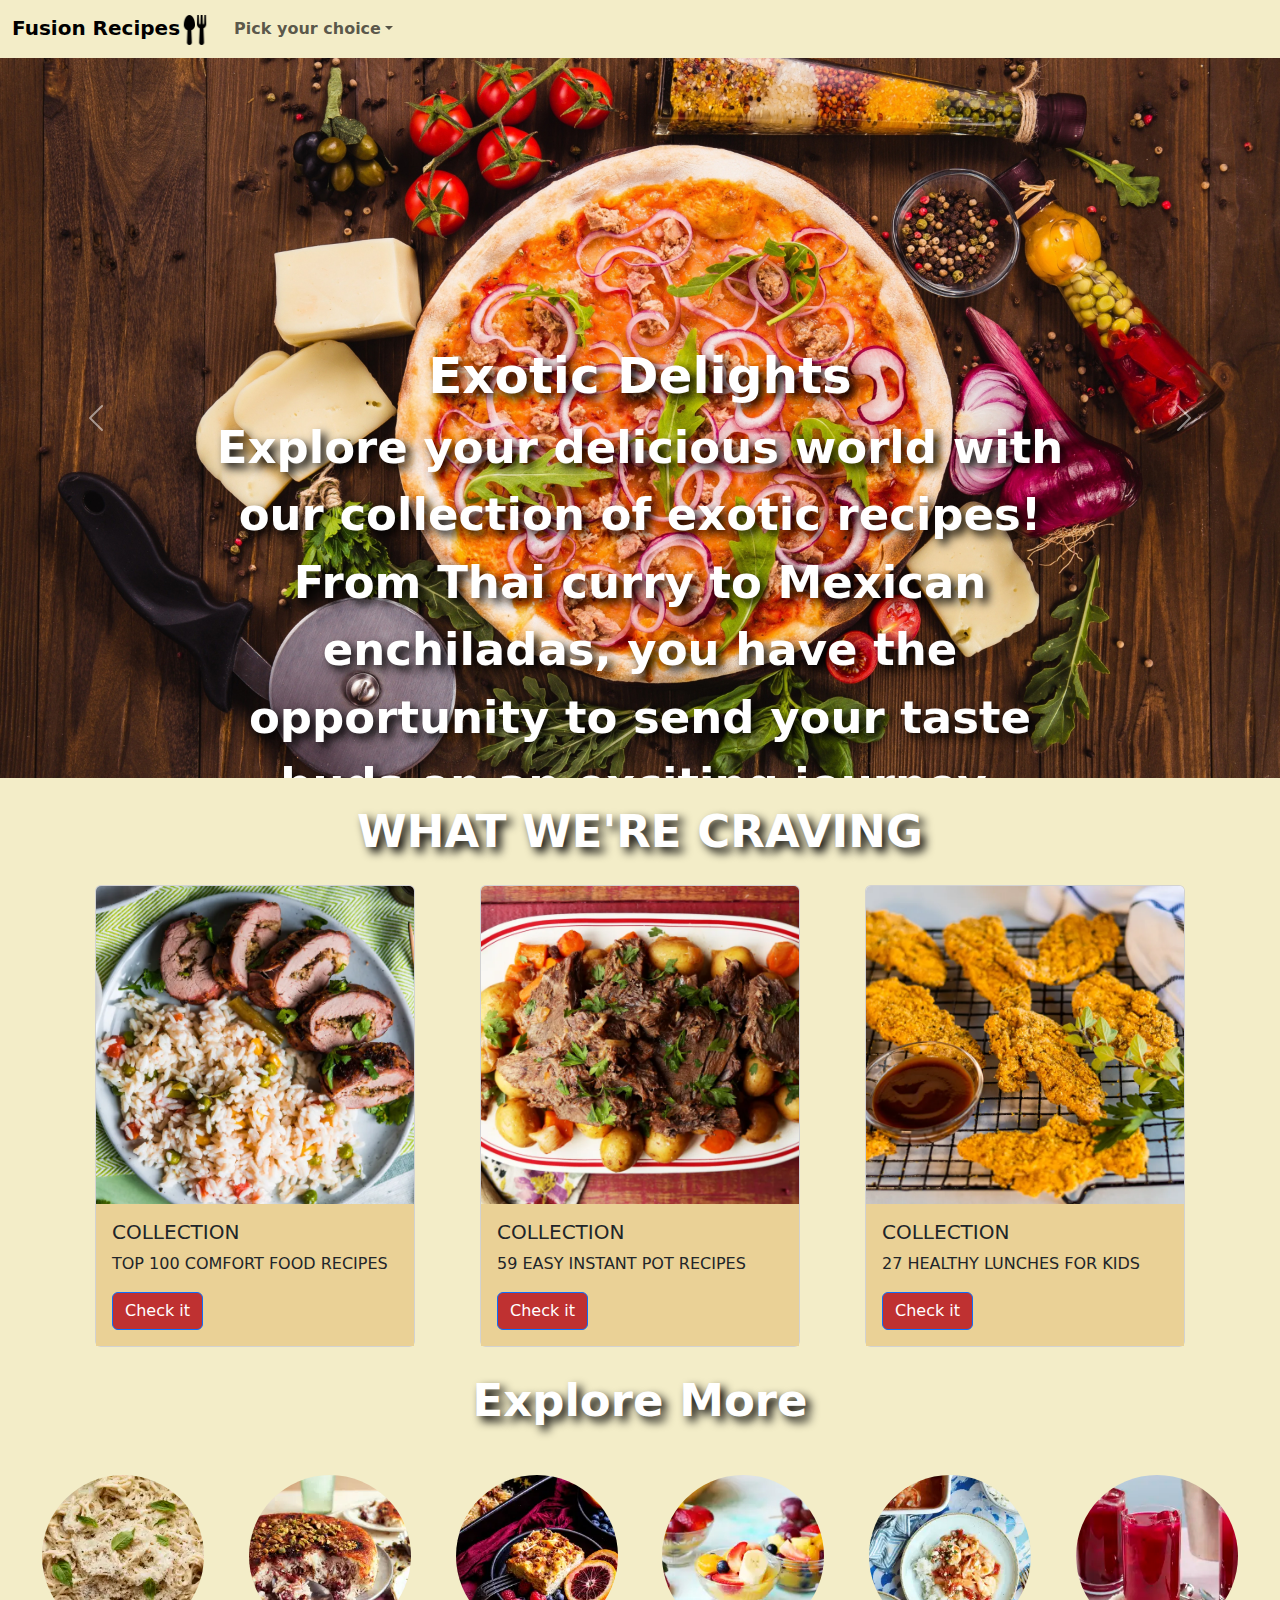
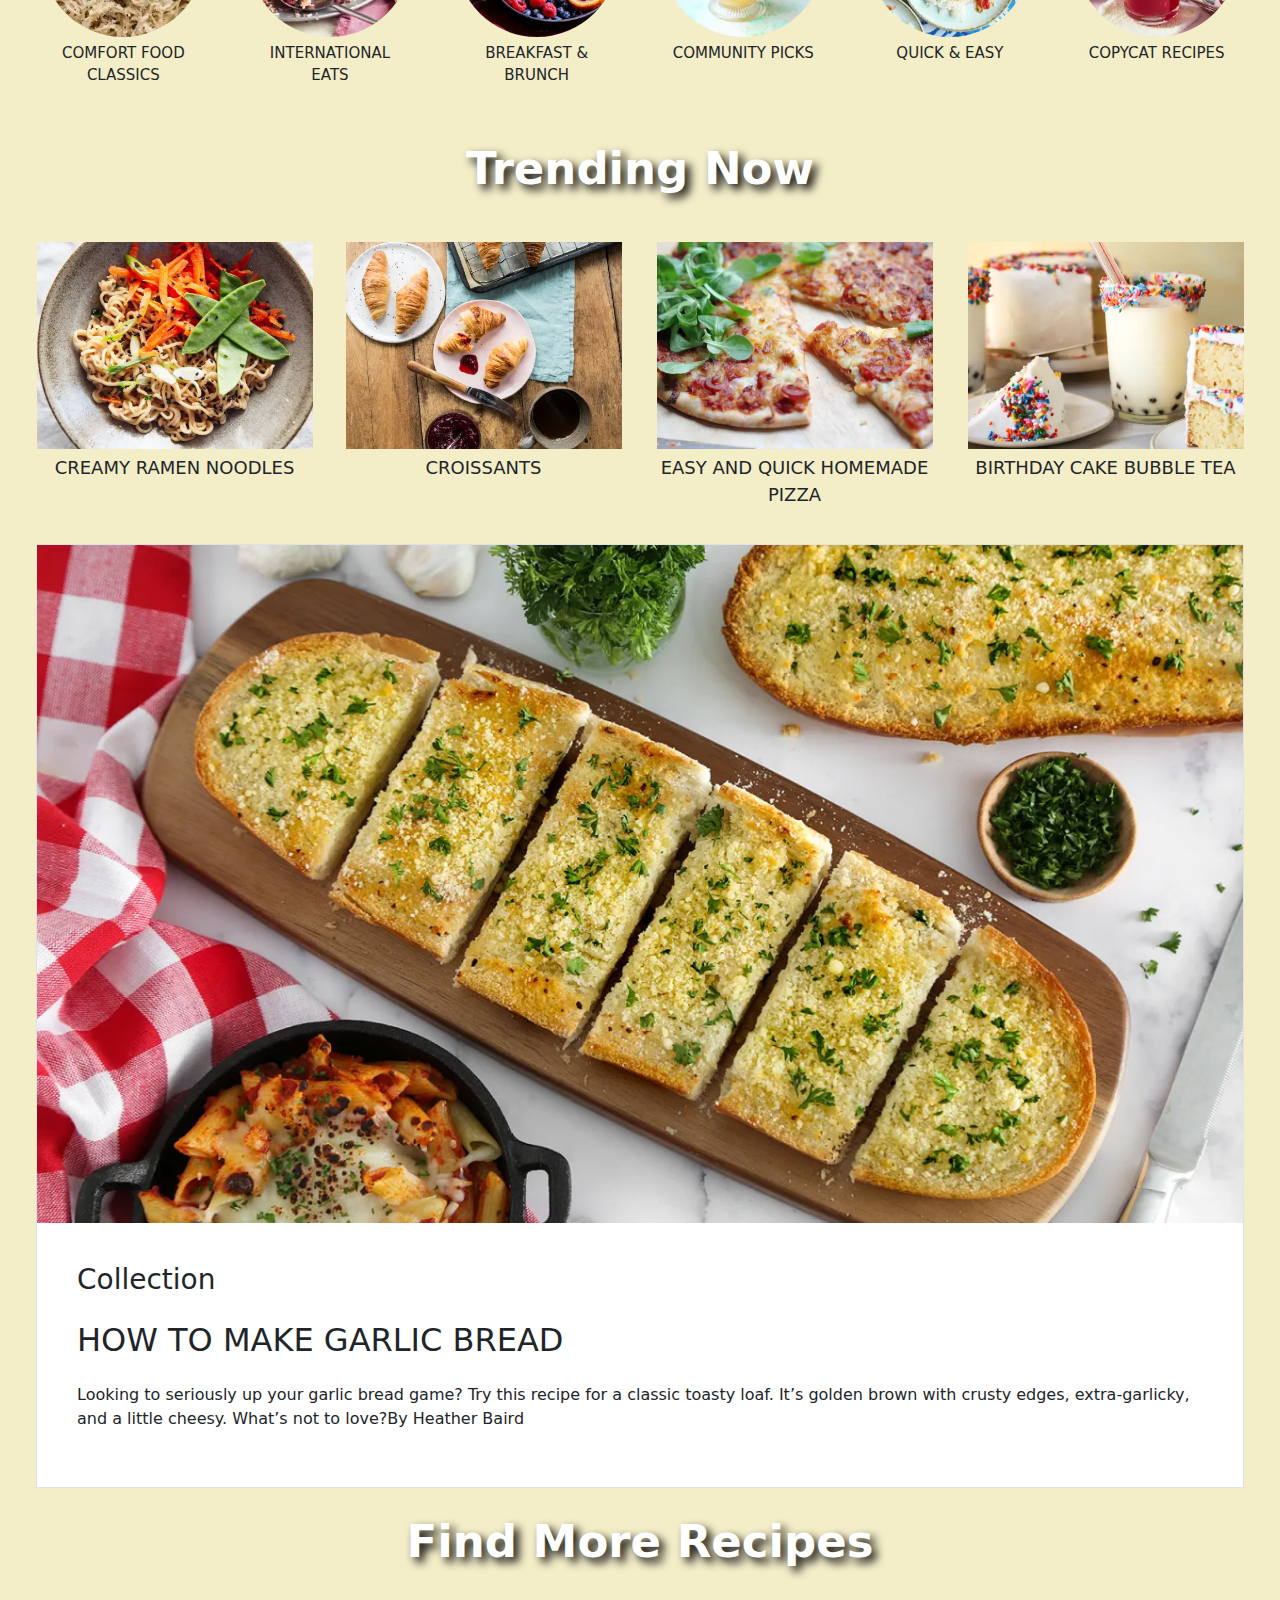
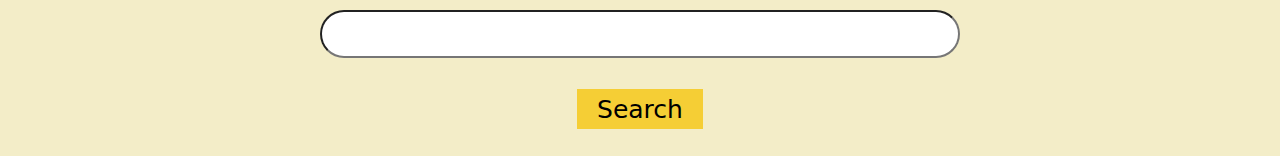
<file: bootstrap.html>
<!DOCTYPE html>
<html lang="en">

<head>
  <meta charset="UTF-8">
  <meta http-equiv="X-UA-Compatible" content="IE=edge">
  <meta name="viewport" content="width=device-width, initial-scale=1.0">
  <title>FusionRecipes</title>
  <link rel="stylesheet" href="cssb/bootstrap.css" />
  <link rel="stylesheet" href="css/receipt.css" />
</head>

<body>
  <nav class="navbar navbar-expand-lg bg-body-tertiary">
    <div class="container-fluid">

      <a class="navbar-brand" href="bootstrap.html">Fusion Recipes<img src="img/cutlery.png" Bootstrap" width="30" height="30">
      </a>
      <button class="navbar-toggler" type="button" data-bs-toggle="collapse" data-bs-target="#navbarSupportedContent"
        aria-controls="navbarSupportedContent" aria-expanded="false" aria-label="Toggle navigation">
        <span class="navbar-toggler-icon"></span>
      </button>
      <div class="collapse navbar-collapse" id="navbarSupportedContent">
        <ul class="navbar-nav me-auto mb-2 mb-lg-0">
          <li class="nav-item dropdown">
            <a class="nav-link dropdown-toggle" href="#" role="button" data-bs-toggle="dropdown"
              aria-expanded="false">Pick your choice</a>
            <ul class="dropdown-menu">
              <li><a class="dropdown-item" href="breakfast.html">Breakfast</a></li>
              <li><a class="dropdown-item" href="lunch.html">Lunch</a></li>
              <li><a class="dropdown-item" href="dinner.html">Dinner</a></li>
            </ul>
          </li>
      </div>
    </div>
  </nav>

  <div id="carouselExampleInterval" class="carousel slide" data-bs-ride="carousel">
    <div class="carousel-inner">
      <div class="carousel-item active" data-bs-interval="2000">
        <img src="img/food-pizza-baking.jpg" class="d-block w-100" alt="...">
        <div class="carousel-caption d-none d-md-block">
          <h1>Exotic Delights</h1>
          <p>Explore your delicious world with our collection of exotic recipes! From Thai curry to Mexican enchiladas,
            you have the opportunity to send your taste buds on an exciting journey.</p>
        </div>
      </div>
      <div class="carousel-item" data-bs-interval="2000">
        <img src="img/food-4k-1pf6px6ryqfjtnyr.jpg" class="d-block w-100" alt="...">
        <div class="carousel-caption d-none d-md-block">
          <h1>Gastronomic Journeys Through Seasons</h1>
          <p>Discover the amazing flavors of each season with our seasonal recipes. Winter brings warm soups, summer
            offers fresh salads. There's always something new for your table!</p>
        </div>
      </div>
      <div class="carousel-item">
        <img src="img/The_second_dishes_Vienna_sausage_Potato_Wood_520555_2048x1152.jpg" class="d-block w-100"
          alt="...">
        <div class="carousel-caption d-none d-md-block">
          <h1>Breakfast Fit for Royalty</h1>
          <p>Start your day with royal breakfasts! From the perfect omelet to luxurious French toasts – give your
            morning a tasty kickstart.</p>
        </div>
      </div>
    </div>
    <button class="carousel-control-prev" type="button" data-bs-target="#carouselExampleInterval" data-bs-slide="prev">
      <span class="carousel-control-prev-icon" aria-hidden="true"></span>
      <span class="visually-hidden">Previous</span>
    </button>
    <button class="carousel-control-next" type="button" data-bs-target="#carouselExampleInterval" data-bs-slide="next">
      <span class="carousel-control-next-icon" aria-hidden="true"></span>
      <span class="visually-hidden">Next</span>
    </button>
  </div>

  <div class="layout">
    <p>WHAT WE'RE CRAVING</p>
  </div>
  <div class="layout2">
    <div class="card" style="width: 20rem;">
      <img src="img/86e4415a-e5e8-4a24-97c9-8532d2566bff.webp" class="card-img-top" alt="...">
      <div class="card-body">
        <h5 class="card-title">COLLECTION</h5>
        <p class="card-text">TOP 100 COMFORT FOOD RECIPES</p>
        <a href="#" class="btn btn-primary">Check it</a>
      </div>
    </div>
    <div class="card" style="width: 20rem;">
      <img src="img/XwasSoVDQbiJIV91kylg_0S9A4365.webp" class="card-img-top" alt="...">
      <div class="card-body">
        <h5 class="card-title">COLLECTION</h5>
        <p class="card-text">59 EASY INSTANT POT RECIPES</p>
        <a href="#" class="btn btn-primary">Check it</a>
      </div>
    </div>
    <div class="card" style="width: 20rem;">
      <img src="img/54Jim9iVTQkU7tkVebbK_chicken tenders SITE-2.webp" class="card-img-top" alt="...">
      <div class="card-body">
        <h5 class="card-title">COLLECTION</h5>
        <p class="card-text">27 HEALTHY LUNCHES FOR KIDS</p>
        <a href="#" class="btn btn-primary">Check it</a>
      </div>
    </div>
  </div>
  <div class="layout">
    <p>Explore More</p>
  </div>
  <div class="explore1">
    <div class="wrapper">
      <div class="chi">
        <img class="chi2" src="img/be27babc-a2cb-4807-a7cf-f492f190f130.webp" alt="">
        <p class="margin">COMFORT FOOD CLASSICS</p>
      </div>
      <div class="chi">
        <img class="chi2" src="img/0ba5e633-8a82-4412-9912-3e4b021d3f36.webp" alt="">
        <p class="margin">INTERNATIONAL EATS</p>


      </div>
      <div class="chi">
        <img class="chi2" src="img/9985d8e3-87d3-4cfc-b312-b355a6630e76.webp" alt="">
        <p class="margin">BREAKFAST & BRUNCH</p>


      </div>
      <div class="chi">
        <img class="chi2" src="img/b968c752-8018-429d-aa68-b0baf71a9129.webp" alt="">
        <p class="margin">COMMUNITY PICKS</p>


      </div>
      <div class="chi">
        <img class="chi2" src="img/0e6210a9-7b32-4bae-a8a2-b1f8178cd33a.webp" alt="">
        <p class="margin">QUICK & EASY</p>


      </div>
      <div class="chi">
        <img class="chi2" src="img/4c90f65d-398c-462c-a165-eeca9e73aa8a.webp" alt="">
        <p class="margin">COPYCAT RECIPES</p>


      </div>




    </div>




  </div>

  <div class="layout">
    <p>Trending Now</p>
  </div>

  <div class="explore1">
    <div class="wrapper">
      <div class="chi5">
        <img class="chi3" src="img/ajTdwsRkQcKBjf9TInCs_untitled-1175.webp" alt="">
        <p class="margin">CREAMY RAMEN NOODLES</p>


      </div>
      <div class="chi5">
        <img class="chi3" src="img/GhJAB2MoRWSN6aHqsx2e_untitled-7896.webp" alt="">
        <p class="margin">CROISSANTS</p>


      </div>
      <div class="chi5">
        <img class="chi3" src="img/6SPX9PQ6WWdM49K06A1A_pizzaaa.webp" alt="">
        <p class="margin">EASY AND QUICK HOMEMADE PIZZA</p>


      </div>
      <div class="chi5">
        <img class="chi3" src="img/Pt3kixozQE6ULkIGzg1o_BOBA1 (1 of 1).webp" alt="">
        <p class="margin">BIRTHDAY CAKE BUBBLE TEA</p>


      </div>


    </div>


  </div>


  <div class="block">
    <div class="border">
      <div class="photka">
        <img class="pho" src="img/jaZWq4VnRbeqrr2zc2U6_garlic-bread-beauty-1.webp" alt="">
      </div>
      <div class="capt">
        <h3>Collection</h3>
        <h2>HOW TO MAKE GARLIC BREAD</h2>
        <p>Looking to seriously up your garlic bread game? Try this recipe for a classic toasty loaf. It’s golden brown
          with crusty edges, extra-garlicky, and a little cheesy. What’s not to love?By Heather Baird</p>
      </div>
    </div>
  </div>

  <div class="layout">
    <p>Find More Recipes</p>
    <input class="input" type="text"> <br>
    <button class="search">Search</button>
  </div>


  <script src="https://cdn.jsdelivr.net/npm/bootstrap@5.3.2/dist/js/bootstrap.bundle.min.js"
    integrity="sha384-C6RzsynM9kWDrMNeT87bh95OGNyZPhcTNXj1NW7RuBCsyN/o0jlpcV8Qyq46cDfL"
    crossorigin="anonymous"></script>

</body>

</html>
</file>
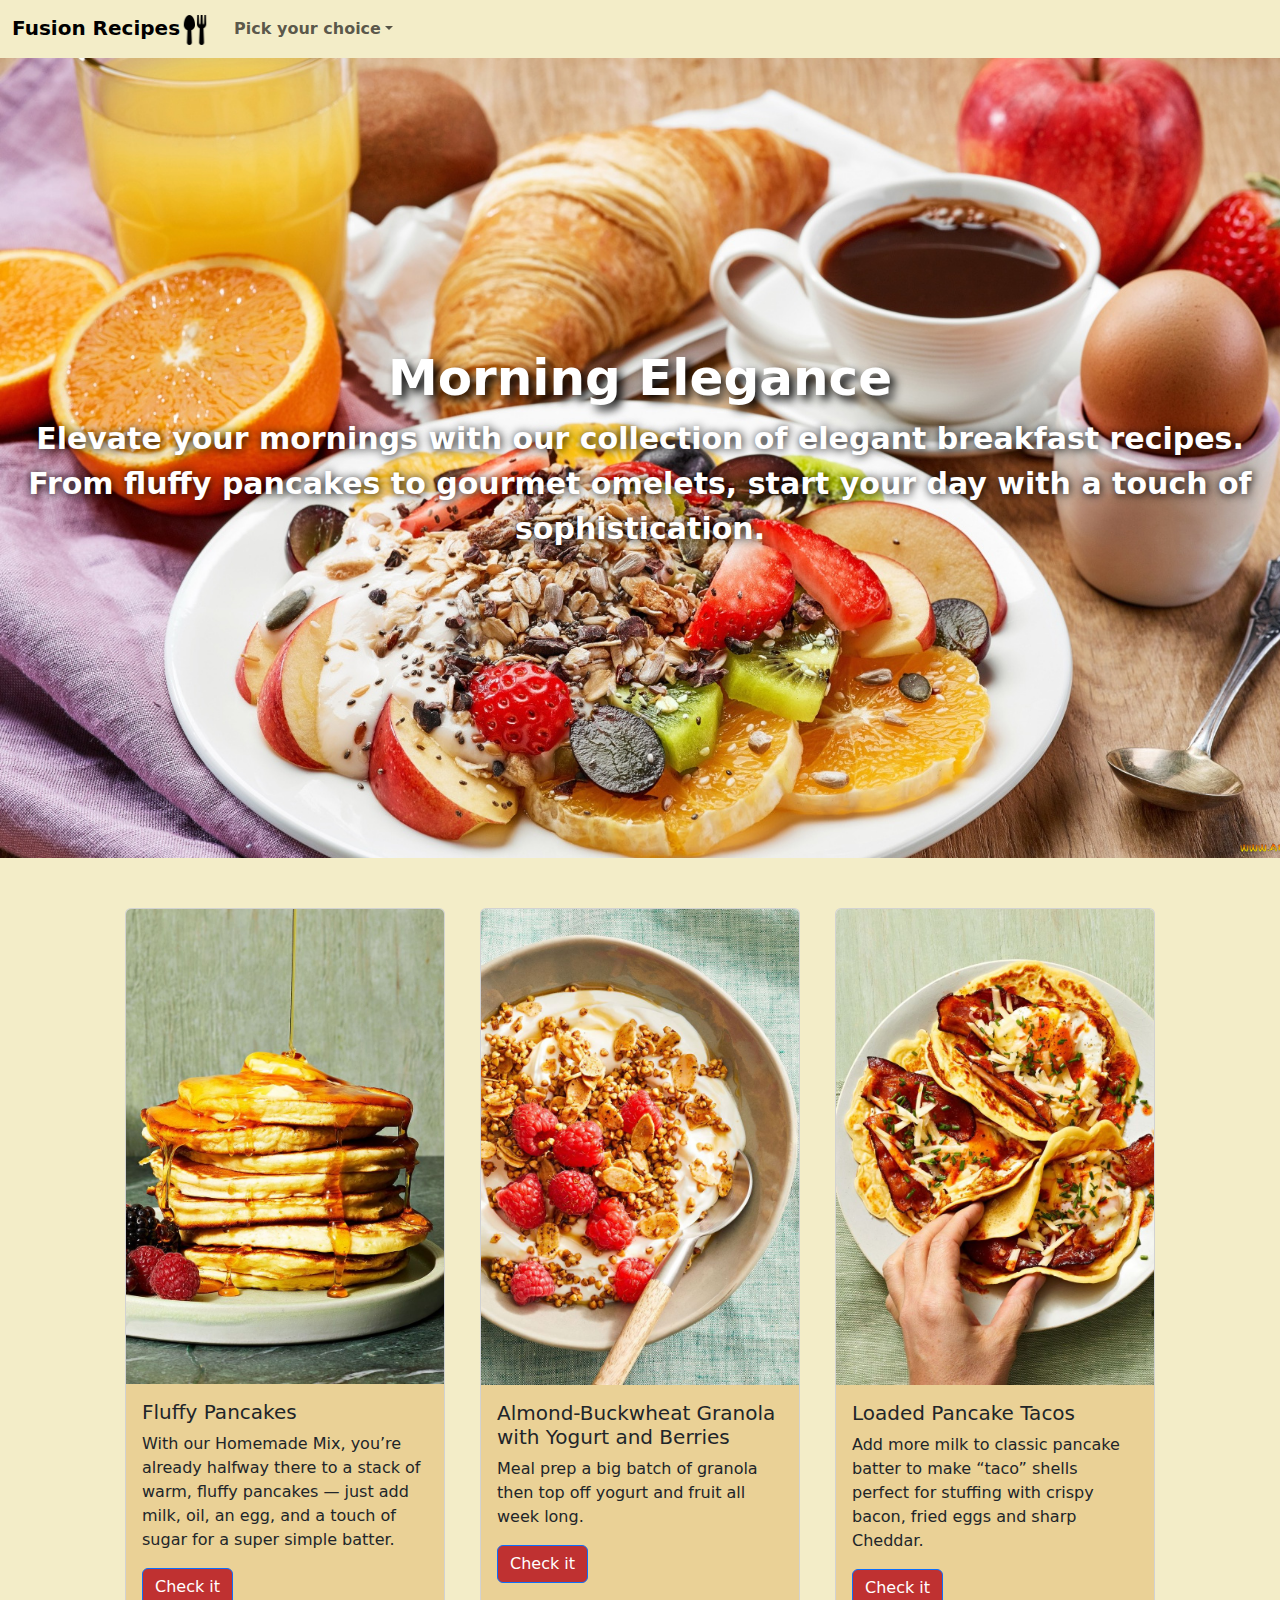
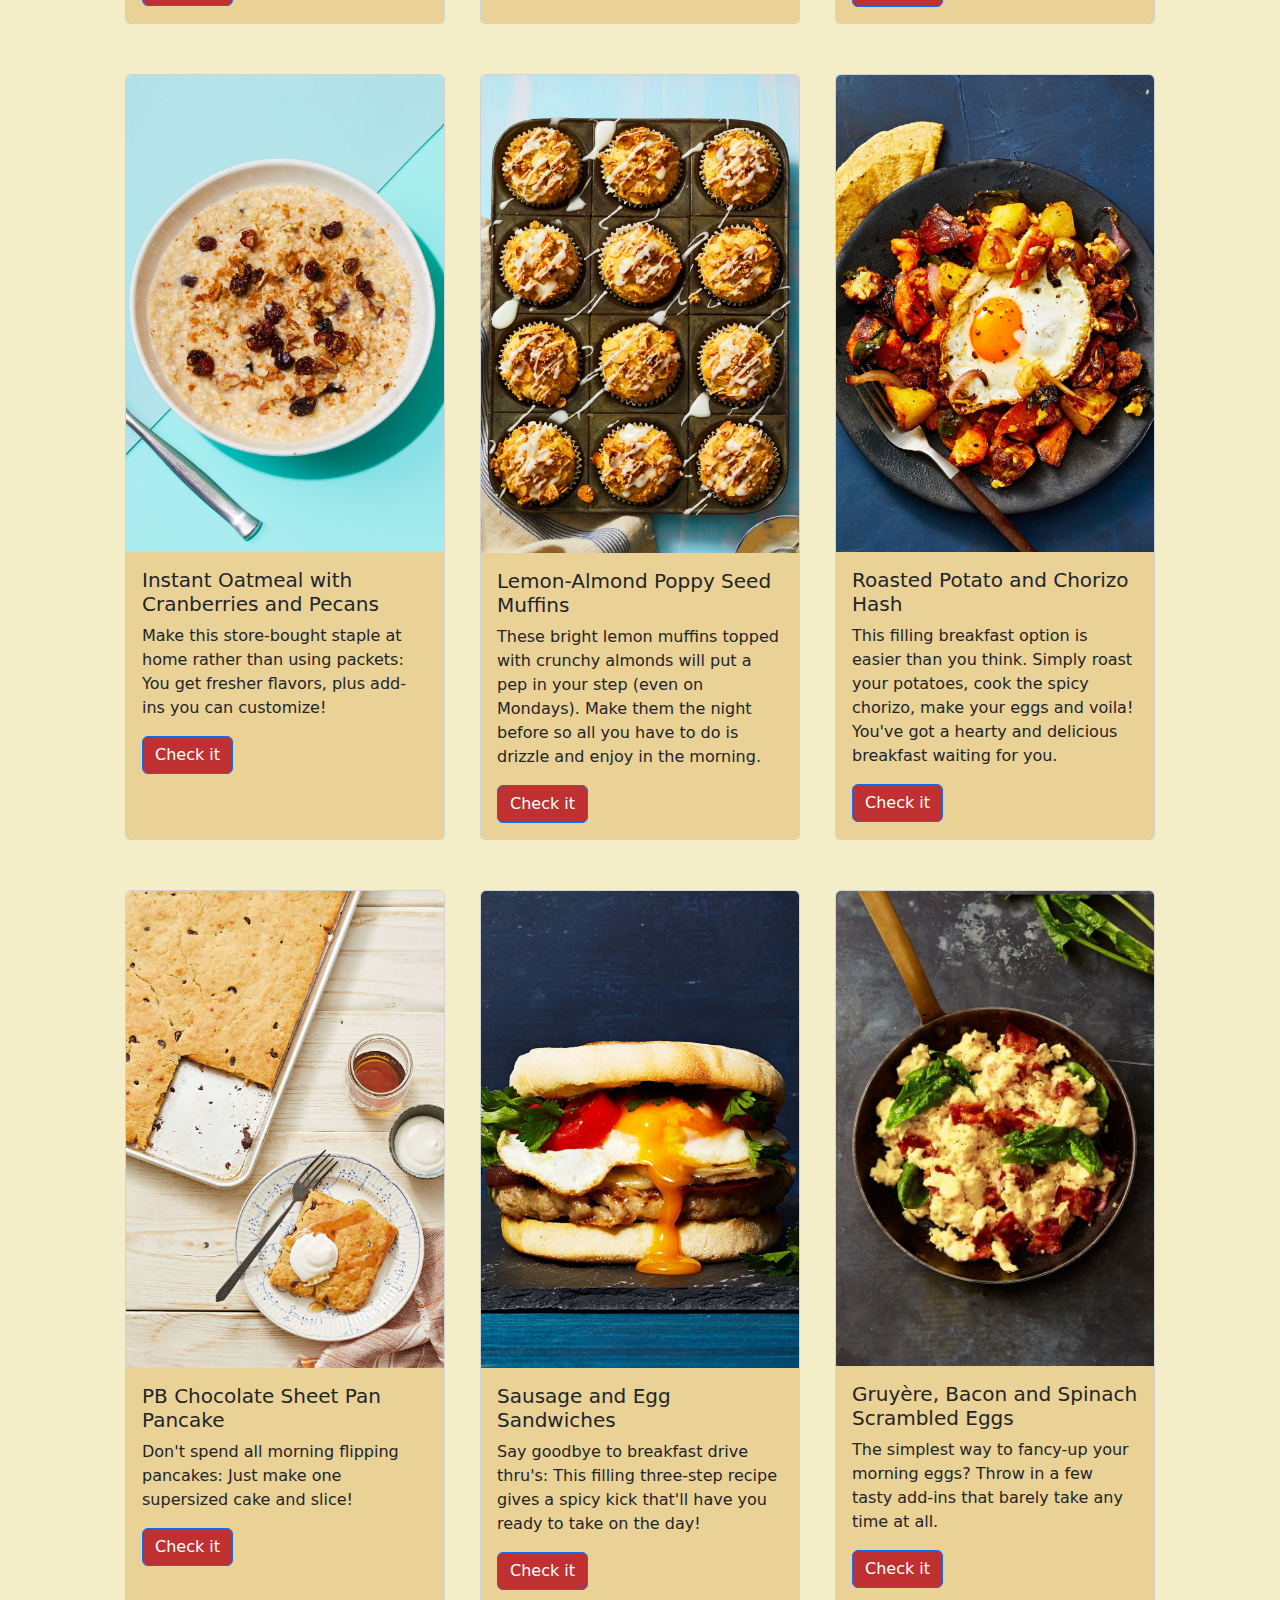
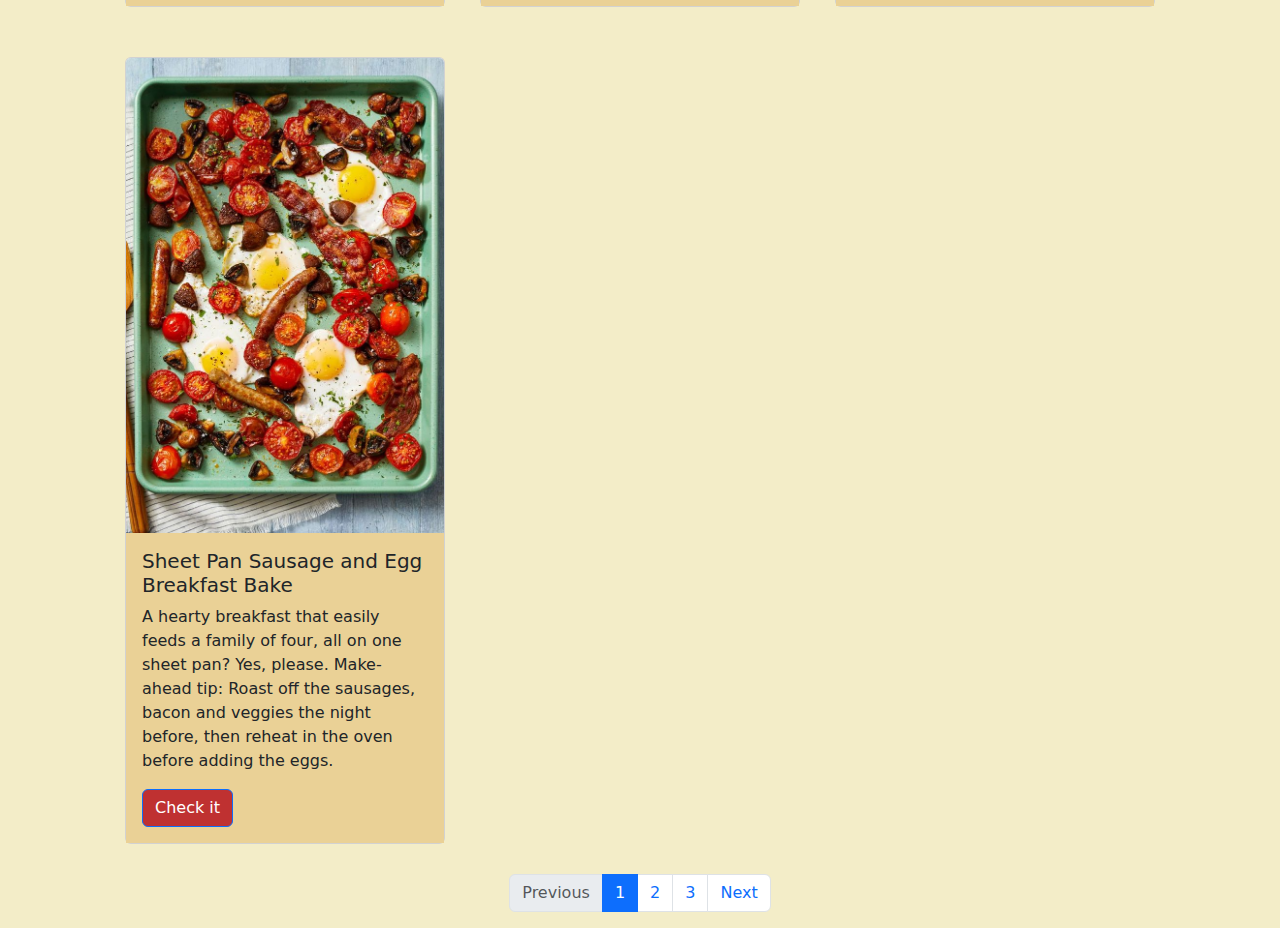
<file: breakfast.html>
<!DOCTYPE html>
<html lang="en">

<head>
    <meta charset="UTF-8">
    <meta name="viewport" content="width=device-width, initial-scale=1.0">
    <title>FusionRecipes</title>
    <link rel="stylesheet" href="cssb/bootstrap.css" />
    <link rel="stylesheet" href="css/breakfast.css" />
</head>

<body>
    <nav class="navbar navbar-expand-lg bg-body-tertiary">
        <div class="container-fluid">

            <a class="navbar-brand" href="bootstrap.html">Fusion Recipes<img src="img/cutlery.png" Bootstrap"
                    width="30" height="30">
            </a>
            <button class="navbar-toggler" type="button" data-bs-toggle="collapse"
                data-bs-target="#navbarSupportedContent" aria-controls="navbarSupportedContent" aria-expanded="false"
                aria-label="Toggle navigation">
                <span class="navbar-toggler-icon"></span>
            </button>
            <div class="collapse navbar-collapse" id="navbarSupportedContent">
                <ul class="navbar-nav me-auto mb-2 mb-lg-0">
                    <li class="nav-item dropdown">
                        <a class="nav-link dropdown-toggle" href="#" role="button" data-bs-toggle="dropdown"
                            aria-expanded="false">Pick your choice</a>
                        <ul class="dropdown-menu">
                            <li><a class="dropdown-item" href="breakfast.html">Breakfast</a></li>
                            <li><a class="dropdown-item" href="lunch.html">Lunch</a></li>
                            <li><a class="dropdown-item" href="dinner.html">Dinner</a></li>
                        </ul>
                    </li>
            </div>
        </div>
    </nav>

    <section class="img_sec">
        <h1>Morning Elegance</h1>
        <p class="img_text">
            Elevate your mornings with our collection of elegant breakfast recipes. From fluffy pancakes to gourmet
            omelets, start your day with a touch of sophistication.
        </p>
    </section>


    <div class="catalog-grid">
        <div class="card" style="width: 20rem;">
            <img src="img/fluffy-pancakes-1675719604-657229c830876.jpg" class="card-img-top" alt="...">
            <div class="card-body">
                <h5 class="card-title">Fluffy Pancakes</h5>
                <p class="card-text">With our Homemade Mix, you’re already halfway there to a stack of warm, fluffy
                    pancakes — just add milk, oil, an egg, and a touch of sugar for a super simple batter.</p>
                <a href="recipexample.html" class="btn btn-primary">Check it</a>
            </div>
        </div>
        <div class="card" style="width: 20rem;">
            <img src="img/almond-buckwheat-granola-with-yogurt-and-berries-65722b7adc36e.jpg" class="card-img-top"
                alt="...">
            <div class="card-body">
                <h5 class="card-title">Almond-Buckwheat Granola with Yogurt and Berries</h5>
                <p class="card-text">Meal prep a big batch of granola then top off yogurt and fruit all week long.</p>
                <a href="#" class="btn btn-primary">Check it</a>
            </div>
        </div>
        <div class="card" style="width: 20rem;">
            <img src="img/loaded-pancake-tacos-1675720416-656e2e17404fd.jpg" class="card-img-top" alt="...">
            <div class="card-body">
                <h5 class="card-title">Loaded Pancake Tacos</h5>
                <p class="card-text">Add more milk to classic pancake batter to make “taco” shells perfect for stuffing
                    with crispy bacon, fried eggs and sharp Cheddar.</p>
                <a href="#" class="btn btn-primary">Check it</a>
            </div>
        </div>
        <div class="card" style="width: 20rem;">
            <img src="img/instant-oatmeal-with-cranberries-and-pecans-1641506842.jpg" class="card-img-top" alt="...">
            <div class="card-body">
                <h5 class="card-title">Instant Oatmeal with Cranberries and Pecans</h5>
                <p class="card-text">Make this store-bought staple at home rather than using packets: You get fresher
                    flavors, plus add-ins you can customize!</p>
                <a href="#" class="btn btn-primary">Check it</a>
            </div>
        </div>
        <div class="card" style="width: 20rem;">
            <img src="img/muffins-1650637790.jpg" class="card-img-top" alt="...">
            <div class="card-body">
                <h5 class="card-title">Lemon-Almond Poppy Seed Muffins</h5>
                <p class="card-text">These bright lemon muffins topped with crunchy almonds will put a pep in your step
                    (even on Mondays). Make them the night before so all you have to do is drizzle and enjoy in the
                    morning.</p>
                <a href="#" class="btn btn-primary">Check it</a>
            </div>
        </div>
        <div class="card" style="width: 20rem;">
            <img src="img/hash-1650636909.jpg" class="card-img-top" alt="...">
            <div class="card-body">
                <h5 class="card-title">Roasted Potato and Chorizo Hash</h5>
                <p class="card-text">This filling breakfast option is easier than you think. Simply roast your potatoes,
                    cook the spicy chorizo, make your eggs and voila! You've got a hearty and delicious breakfast
                    waiting for you.</p>
                <a href="#" class="btn btn-primary">Check it</a>
            </div>
        </div>
        <div class="card" style="width: 20rem;">
            <img src="img/sheet-pan-pancake-1641505974.jpg" class="card-img-top" alt="...">
            <div class="card-body">
                <h5 class="card-title">PB Chocolate Sheet Pan Pancake</h5>
                <p class="card-text">Don't spend all morning flipping pancakes: Just make one supersized cake and slice!
                </p>
                <a href="#" class="btn btn-primary">Check it</a>
            </div>
        </div>
        <div class="card" style="width: 20rem;">
            <img src="img/sausage-and-egg-sandwiches-1650992359.jpg" class="card-img-top" alt="...">
            <div class="card-body">
                <h5 class="card-title">Sausage and Egg Sandwiches</h5>
                <p class="card-text">Say goodbye to breakfast drive thru's: This filling three-step recipe gives a spicy
                    kick that'll have you ready to take on the day!</p>
                <a href="#" class="btn btn-primary">Check it</a>
            </div>
        </div>
        <div class="card" style="width: 20rem;">
            <img src="img/gruye-re-bacon-and-spinach-scrambled-eggs-1608662180.jpg" class=" card-img-top" alt="...">
            <div class="card-body">
                <h5 class="card-title">Gruyère, Bacon and Spinach Scrambled Eggs</h5>
                <p class="card-text">The simplest way to fancy-up your morning eggs? Throw in a few tasty add-ins that
                    barely take any time at all.</p>
                <a href="#" class="btn btn-primary">Check it</a>
            </div>
        </div>
        <div class="card" style="width: 20rem;">
            <img src="img/sheet-pan-sausage-and-egg-breakfast-bake-1608662384.jpg" class=" card-img-top" alt="...">
            <div class="card-body">
                <h5 class="card-title">Sheet Pan Sausage and Egg Breakfast Bake</h5>
                <p class="card-text">A hearty breakfast that easily feeds a family of four, all on one sheet pan? Yes,
                    please.
                    Make-ahead tip: Roast off the sausages, bacon and veggies the night before, then reheat in the oven
                    before adding the eggs.</p>
                <a href="#" class="btn btn-primary">Check it</a>
            </div>
        </div>
    </div>

    <nav aria-label="...">
        <ul class="pagination">
            <li class="page-item disabled">
                <a class="page-link">Previous</a>
            </li>
            <li class="page-item active" aria-current="page"><a class="page-link" href="#">1</a></li>
            <li class="page-item">
                <a class="page-link" href="#">2</a>
            </li>
            <li class="page-item"><a class="page-link" href="#">3</a></li>
            <li class="page-item">
                <a class="page-link" href="#">Next</a>
            </li>
        </ul>
    </nav>


    <script src="https://cdn.jsdelivr.net/npm/bootstrap@5.3.2/dist/js/bootstrap.bundle.min.js"
        integrity="sha384-C6RzsynM9kWDrMNeT87bh95OGNyZPhcTNXj1NW7RuBCsyN/o0jlpcV8Qyq46cDfL"
        crossorigin="anonymous"></script>
</body>

</html>
</file>
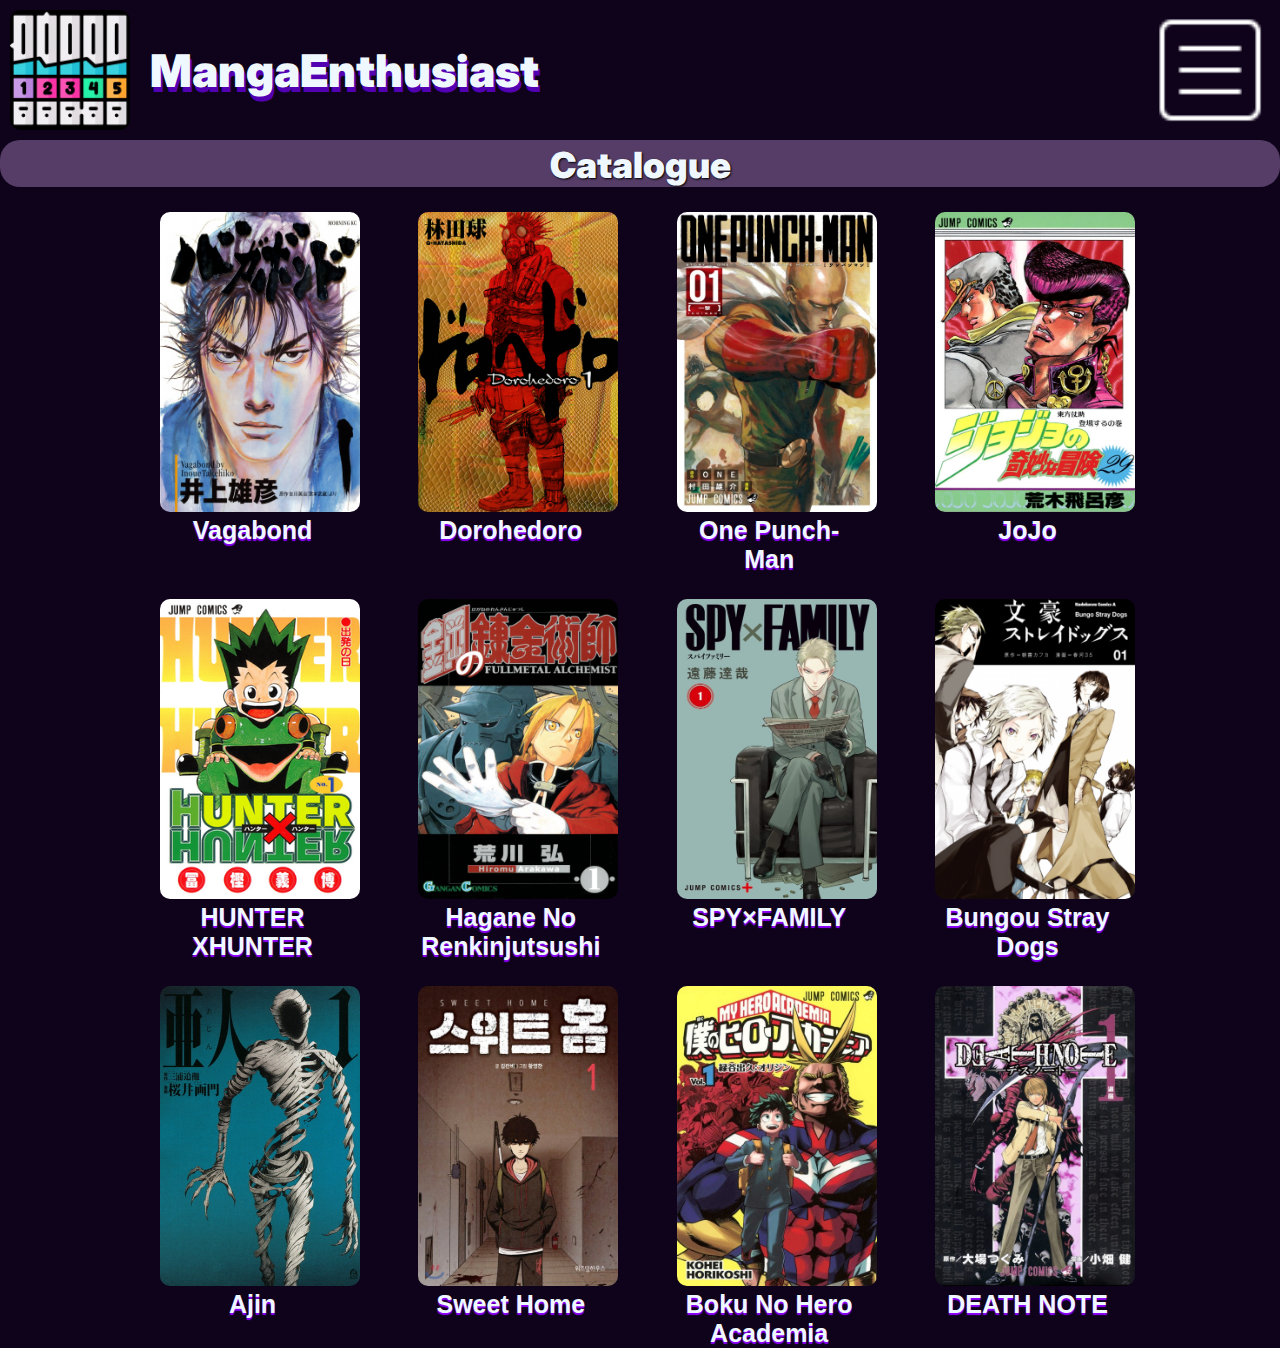
<file: catalogue.html>
<!DOCTYPE html>
<html lang="en">

 <head>
    <meta charset="UTF-8" />
    <meta name="viewport" content="width=device-width, initial-scale=1.0" />
    <title>MangaEnthusiast</title>
    <link rel="stylesheet" href="css/catalogue.css" />
    <link rel="preconnect" href="https://fonts.googleapis.com" />
    <link rel="preconnect" href="https://fonts.gstatic.com" crossorigin />
    <link href="https://fonts.googleapis.com/css2?family=Inter:wght@900&display=swap" rel="stylesheet" />
    <link rel="icon" type="image/png" sizes="98x98" href="img/manga.jpg" />
 </head>

 <body>
    <div class="header">
        <a href="index.html">
        <div class="logo">
            <img src="img/manga.jpg" alt="" class="img_header" />

            <p class="name"><strong>MangaEnthusiast</strong></p>
        </div>
        </a>

        <div class="nav_bar">
            <a href="" class="middle_item">About</a>
            <a href="">Favourites</a>
        </div>

        <div class="burger">
            <img src="img/burger-bar.png" class="burger_logo" alt="" />
        </div>
    </div>
    <a href="https://www.youtube.com/?hl=RU">
        <div class="popular">Catalogue</div>
      </a>
    <div class="catalog-grid">
        <div class="manga-item">
            <img src="img/vaga.png" alt="Manga 1">
            <h2>Vagabond</h2>
        </div>
        <div class="manga-item">
            <img src="img/bx31133-xhUafoJkW2AZ.png" alt="Manga 1">
            <h2>Dorohedoro</h2>
        </div>
        <div class="manga-item">
            <img src="img/74347-O6KMkECzHPOE.jpg" alt="Manga 1">
            <h2>One Punch-Man</h2>
 
        </div>
        <div class="manga-item">
            <img src="img/nx33006-uFu4BInfxXNx.png" alt="Manga 1">
            <h2>JoJo</h2>
        </div>
        <div class="manga-item">
            <img src="img/Hunter_×_Hunter_vol._1.png" alt="Manga 1">
            <h2>HUNTER
                xHUNTER</h2>
        </div>
        <div class="manga-item">
            <img src="img/H2Es0tn49tir.png" alt="Manga 1">
            <h2>Hagane no Renkinjutsushi</h2>

        </div>
        <div class="manga-item">
            <img src="img/108556-NHjkz0BNJhLx.jpg" alt="Manga 1">
            <h2>SPY×FAMILY</h2>
  
        </div>
        <div class="manga-item">
            <img src="img/nx85307-cfwdYRhtHRpD.png" alt="Manga 1">
            <h2>Bungou Stray Dogs</h2>
    
        </div>
        <div class="manga-item">
            <img src="img/nx79865-FxoPRCaW1iao.jpg" alt="Manga 1">
            <h2>Ajin</h2>
        
        </div>
        <div class="manga-item">
            <img src="img/bx100954-xY0Vw2sRRo8t.png" alt="Manga 1">
            <h2>Sweet Home</h2>
    
        </div>
        <div class="manga-item">
            <img src="img/eX.jpg" alt="Manga 1">
            <h2>Boku no Hero Academia</h2>
      
        </div>
        <div class="manga-item">
            <img src="img/bx30021-FE6kmrfpuKyb.jpg" alt="Manga 1">
            <h2>DEATH NOTE</h2>
         
        </div>
        
     
    </div>



 </body>


</html>
</file>
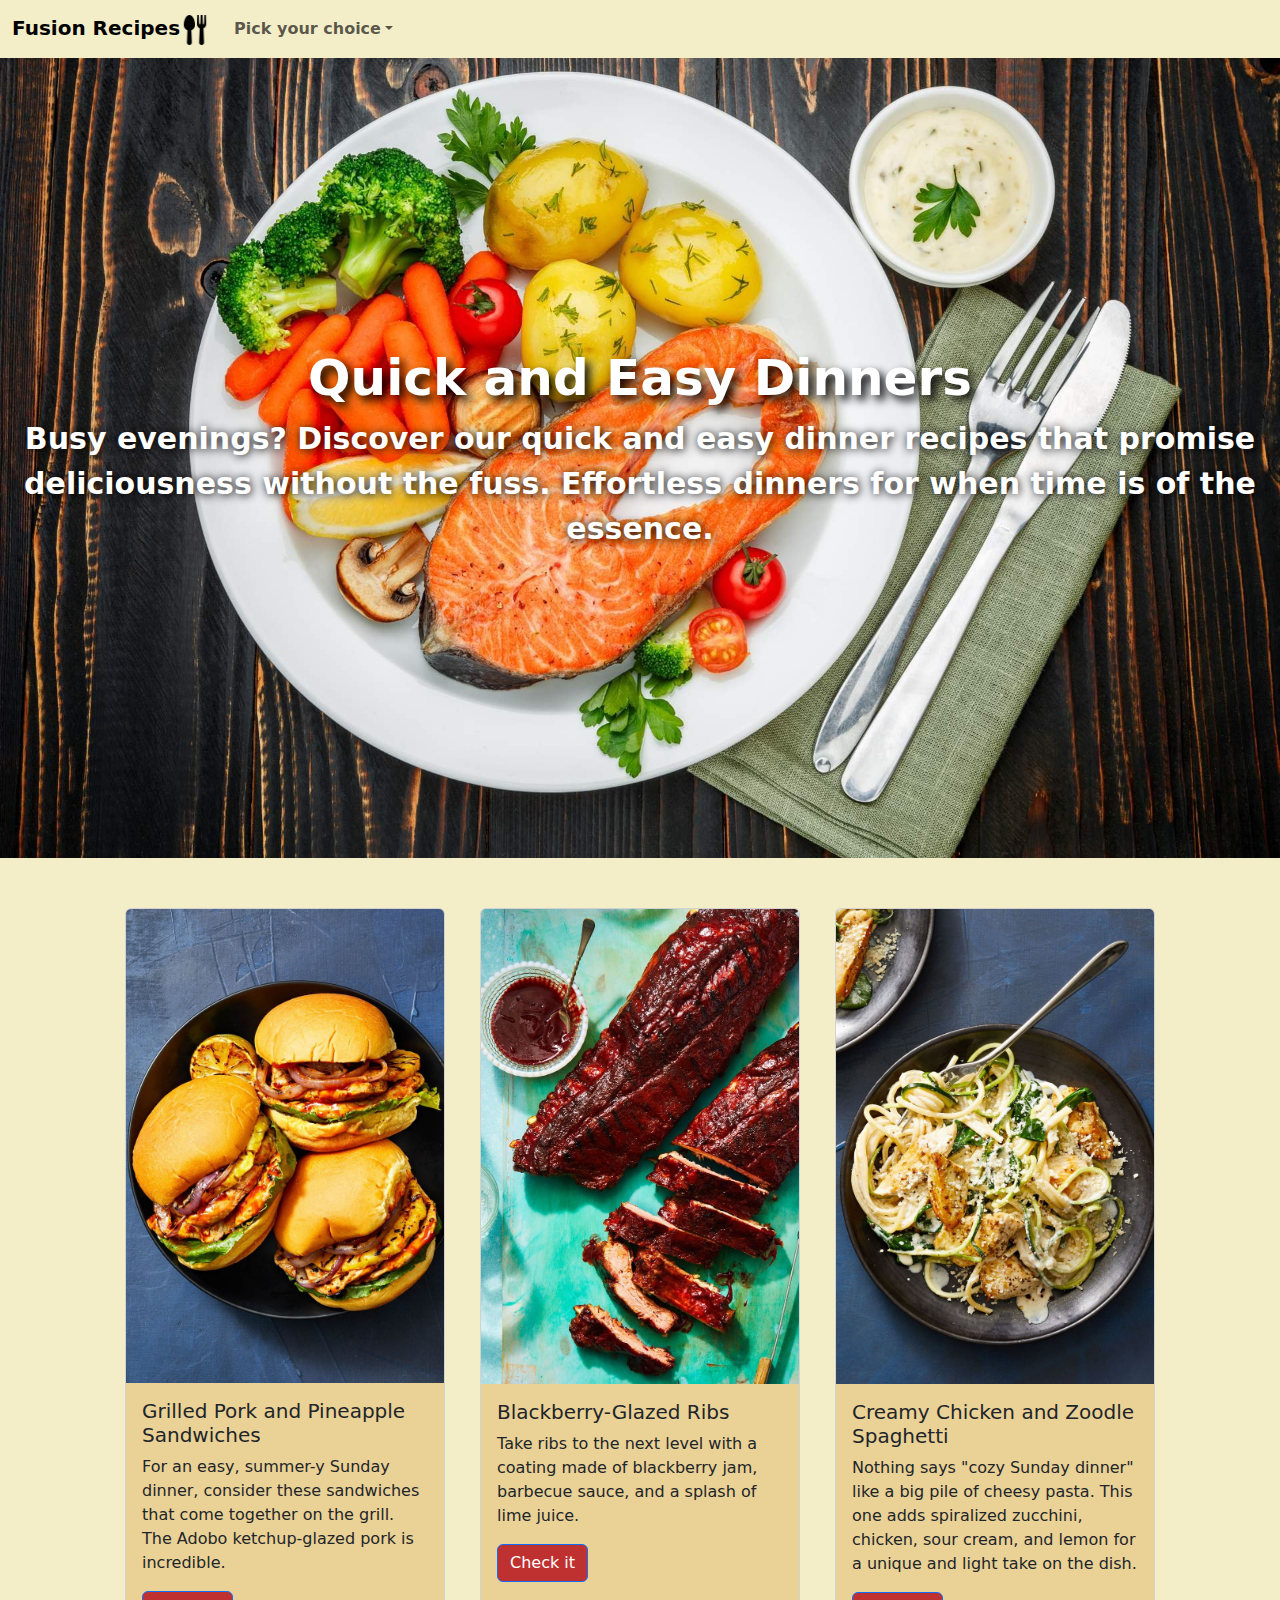
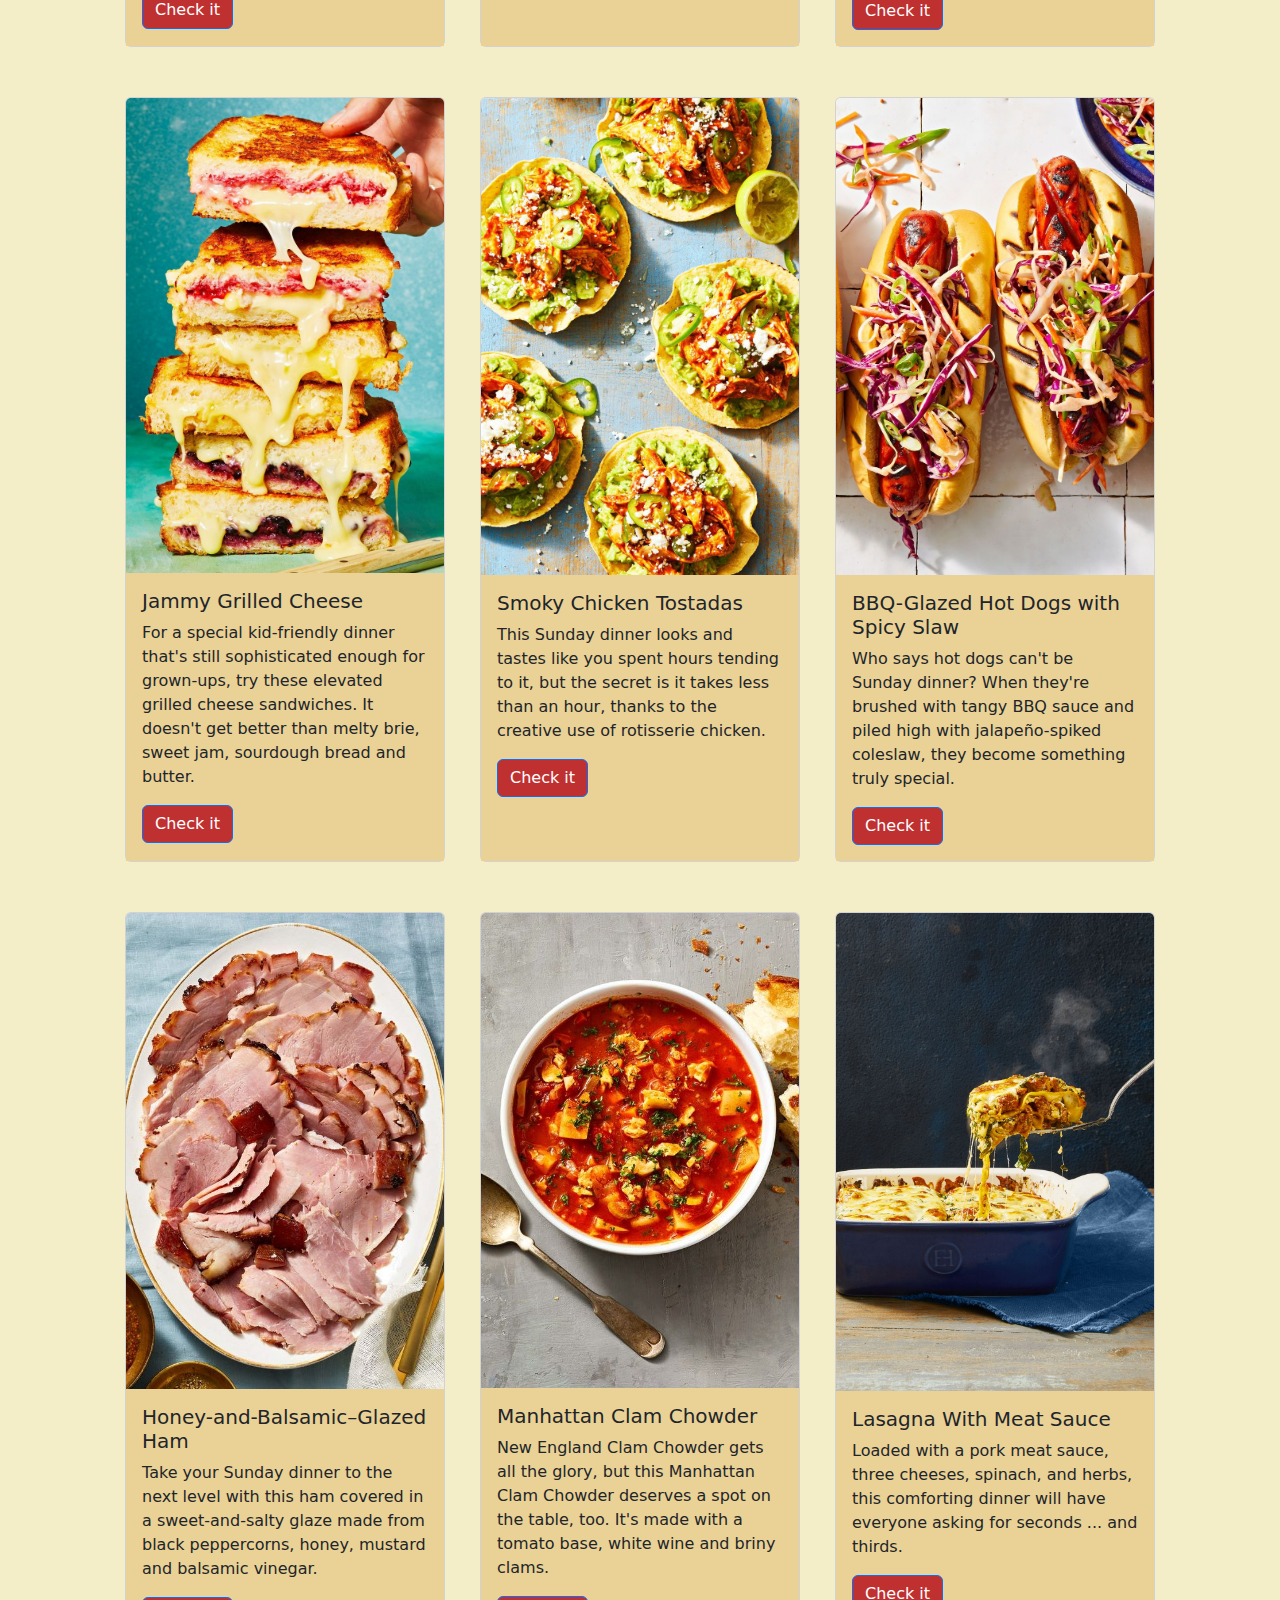
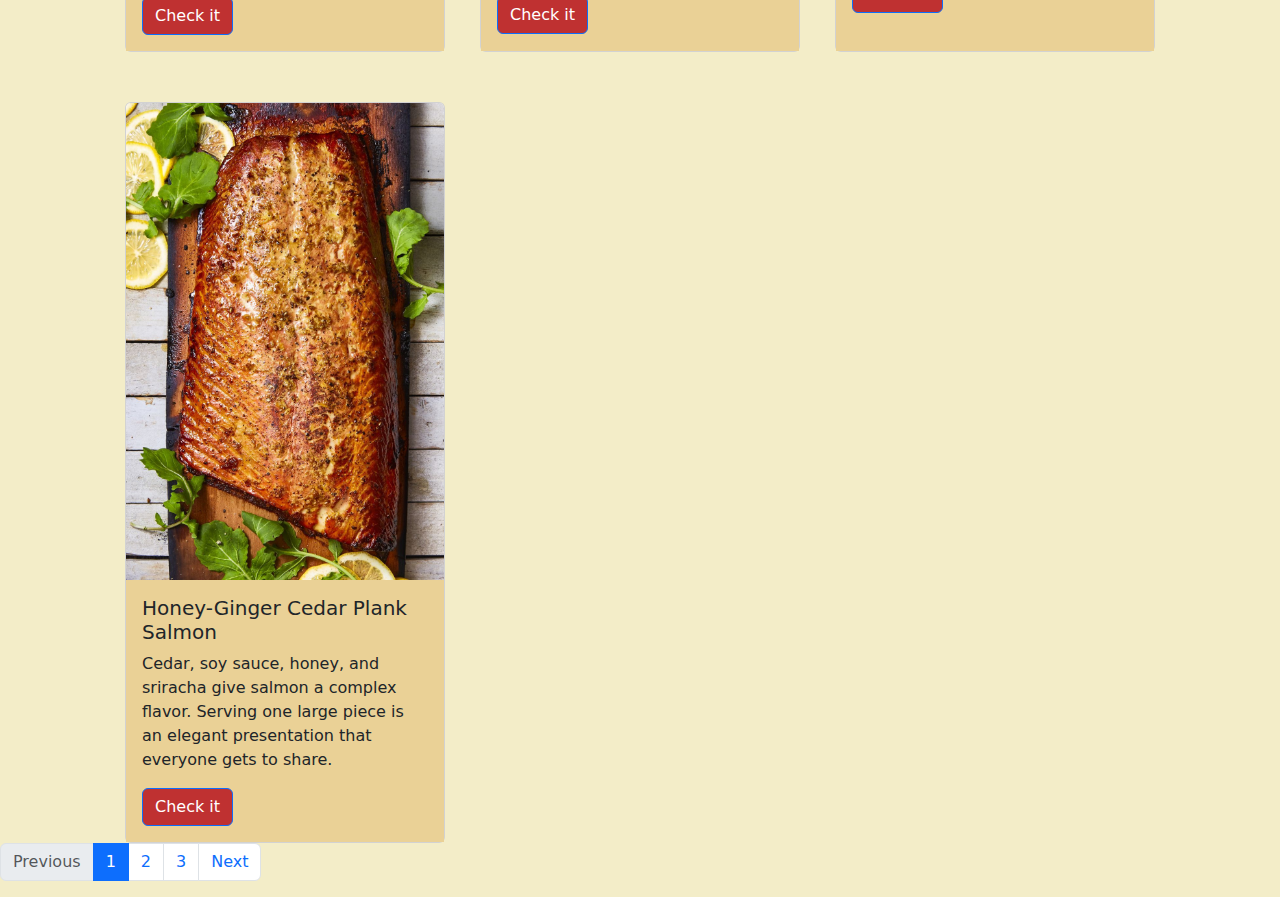
<file: dinner.html>
<!DOCTYPE html>
<html lang="en">

<head>
    <meta charset="UTF-8">
    <meta name="viewport" content="width=device-width, initial-scale=1.0">
    <title>FusionRecipes</title>
    <link rel="stylesheet" href="cssb/bootstrap.css" />
    <link rel="stylesheet" href="css/dinner.css" />
</head>

<body>
    <nav class="navbar navbar-expand-lg bg-body-tertiary">
        <div class="container-fluid">

            <a class="navbar-brand" href="bootstrap.html">Fusion Recipes<img src="img/cutlery.png" Bootstrap" width="30" height="30">
            </a>
            <button class="navbar-toggler" type="button" data-bs-toggle="collapse"
                data-bs-target="#navbarSupportedContent" aria-controls="navbarSupportedContent" aria-expanded="false"
                aria-label="Toggle navigation">
                <span class="navbar-toggler-icon"></span>
            </button>
            <div class="collapse navbar-collapse" id="navbarSupportedContent">
                <ul class="navbar-nav me-auto mb-2 mb-lg-0">
                    <li class="nav-item dropdown">
                        <a class="nav-link dropdown-toggle" href="#" role="button" data-bs-toggle="dropdown"
                            aria-expanded="false">Pick your choice</a>
                        <ul class="dropdown-menu">
                            <li><a class="dropdown-item" href="breakfast.html">Breakfast</a></li>
                            <li><a class="dropdown-item" href="lunch.html">Lunch</a></li>
                            <li><a class="dropdown-item" href="dinner.html">Dinner</a></li>
                        </ul>
                    </li>
            </div>
        </div>
    </nav>

    <section class="img_sec">
        <h1>Quick and Easy Dinners</h1>
        <p class="img_text">
            Busy evenings? Discover our quick and easy dinner recipes that promise deliciousness without the fuss.
            Effortless dinners for when time is of the essence.
        </p>
    </section>


    <div class="catalog-grid">
        <div class="card" style="width: 20rem;">
            <img src="img/sunday-dinner-ideas-grilled-pork-pineapple-6499ab447ca5a.jpg" class="card-img-top" alt="...">
            <div class="card-body">
                <h5 class="card-title">Grilled Pork and Pineapple Sandwiches</h5>
                <p class="card-text">For an easy, summer-y Sunday dinner, consider these sandwiches that come together
                    on the grill. The Adobo ketchup-glazed pork is incredible.</p>
                <a href="#" class="btn btn-primary">Check it</a>
            </div>
        </div>
        <div class="card" style="width: 20rem;">
            <img src="img/sunday-dinner-ideas-blackberry-glazed-ribs-6499aa9e7c8ff.jpg" class="card-img-top" alt="...">
            <div class="card-body">
                <h5 class="card-title">Blackberry-Glazed Ribs</h5>
                <p class="card-text">Take ribs to the next level with a coating made of blackberry jam, barbecue sauce,
                    and a splash of lime juice.</p>
                <a href="#" class="btn btn-primary">Check it</a>
            </div>
        </div>
        <div class="card" style="width: 20rem;">
            <img src="img/sunday-dinner-ideas-creamy-chicken-and-zoodle-spaghetti-recipe-6499ac2472f36.jpg"
                class="card-img-top" alt="...">
            <div class="card-body">
                <h5 class="card-title">Creamy Chicken and Zoodle Spaghetti</h5>
                <p class="card-text">Nothing says "cozy Sunday dinner" like a big pile of cheesy pasta. This one adds
                    spiralized zucchini, chicken, sour cream, and lemon for a unique and light take on the dish.</p>
                <a href="#" class="btn btn-primary">Check it</a>
            </div>
        </div>
        <div class="card" style="width: 20rem;">
            <img src="img/sunday-dinner-ideas-jammy-grilled-cheese-6499ad22e54b0.jpg" class="card-img-top" alt="...">
            <div class="card-body">
                <h5 class="card-title">Jammy Grilled Cheese</h5>
                <p class="card-text">For a special kid-friendly dinner that's still sophisticated enough for grown-ups,
                    try these elevated grilled cheese sandwiches. It doesn't get better than melty brie, sweet jam,
                    sourdough bread and butter.
                </p>
                <a href="#" class="btn btn-primary">Check it</a>
            </div>
        </div>
        <div class="card" style="width: 20rem;">
            <img src="img/sunday-dinner-ideas-smoky-chicken-tostadas-6499af0564a16.jpg" class="card-img-top" alt="...">
            <div class="card-body">
                <h5 class="card-title">Smoky Chicken Tostadas</h5>
                <p class="card-text">This Sunday dinner looks and tastes like you spent hours tending to it, but the
                    secret is it takes less than an hour, thanks to the creative use of rotisserie chicken.</p>
                <a href="#" class="btn btn-primary">Check it</a>
            </div>
        </div>
        <div class="card" style="width: 20rem;">
            <img src="img/sunday-dinner-ideas-bbq-glazed-hot-dogs-6499b27e1cd29.jpg" class="card-img-top" alt="...">
            <div class="card-body">
                <h5 class="card-title">BBQ-Glazed Hot Dogs with Spicy Slaw</h5>
                <p class="card-text">Who says hot dogs can't be Sunday dinner? When they're brushed with tangy BBQ sauce
                    and piled high with jalapeño-spiked coleslaw, they become something truly special.</p>
                <a href="#" class="btn btn-primary">Check it</a>
            </div>
        </div>
        <div class="card" style="width: 20rem;">
            <img src="img/sunday-dinner-ideas-honey-balsamic-glazed-ham-1653960279.jpeg" class="card-img-top" alt="...">
            <div class="card-body">
                <h5 class="card-title">Honey-and-Balsamic–Glazed Ham</h5>
                <p class="card-text">Take your Sunday dinner to the next level with this ham covered in a
                    sweet-and-salty glaze made from black peppercorns, honey, mustard and balsamic vinegar.
                </p>
                <a href="#" class="btn btn-primary">Check it</a>
            </div>
        </div>
        <div class="card" style="width: 20rem;">
            <img src="img/sunday-dinner-ideas-manhattan-clam-chowder-1653960940.jpeg" class="card-img-top" alt="...">
            <div class="card-body">
                <h5 class="card-title">Manhattan Clam Chowder</h5>
                <p class="card-text">New England Clam Chowder gets all the glory, but this Manhattan Clam Chowder
                    deserves a spot on the table, too. It's made with a tomato base, white wine and briny clams.</p>
                <a href="#" class="btn btn-primary">Check it</a>
            </div>
        </div>
        <div class="card" style="width: 20rem;">
            <img src="img/lasagna-with-meat-sauce-1594658038.jpg" class=" card-img-top" alt="...">
            <div class="card-body">
                <h5 class="card-title">Lasagna With Meat Sauce</h5>
                <p class="card-text">Loaded with a pork meat sauce, three cheeses, spinach, and herbs, this comforting
                    dinner will have everyone asking for seconds ... and thirds.</p>
                <a href="#" class="btn btn-primary">Check it</a>
            </div>
        </div>
        <div class="card" style="width: 20rem;">
            <img src="img/honey-ginger-cedar-plank-salmon-1594658248.jpg" class=" card-img-top" alt="...">
            <div class="card-body">
                <h5 class="card-title">Honey-Ginger Cedar Plank Salmon</h5>
                <p class="card-text">Cedar, soy sauce, honey, and sriracha give salmon a complex flavor. Serving one
                    large piece is an elegant presentation that everyone gets to share.</p>
                <a href="#" class="btn btn-primary">Check it</a>
            </div>
        </div>
    </div>
    
    <nav aria-label="...">
        <ul class="pagination">
            <li class="page-item disabled">
                <a class="page-link">Previous</a>
            </li>
            <li class="page-item active" aria-current="page"><a class="page-link" href="#">1</a></li>
            <li class="page-item">
                <a class="page-link" href="#">2</a>
            </li>
            <li class="page-item"><a class="page-link" href="#">3</a></li>
            <li class="page-item">
                <a class="page-link" href="#">Next</a>
            </li>
        </ul>
    </nav>

    <script src="https://cdn.jsdelivr.net/npm/bootstrap@5.3.2/dist/js/bootstrap.bundle.min.js"
        integrity="sha384-C6RzsynM9kWDrMNeT87bh95OGNyZPhcTNXj1NW7RuBCsyN/o0jlpcV8Qyq46cDfL"
        crossorigin="anonymous"></script>
</body>

</html>
</file>
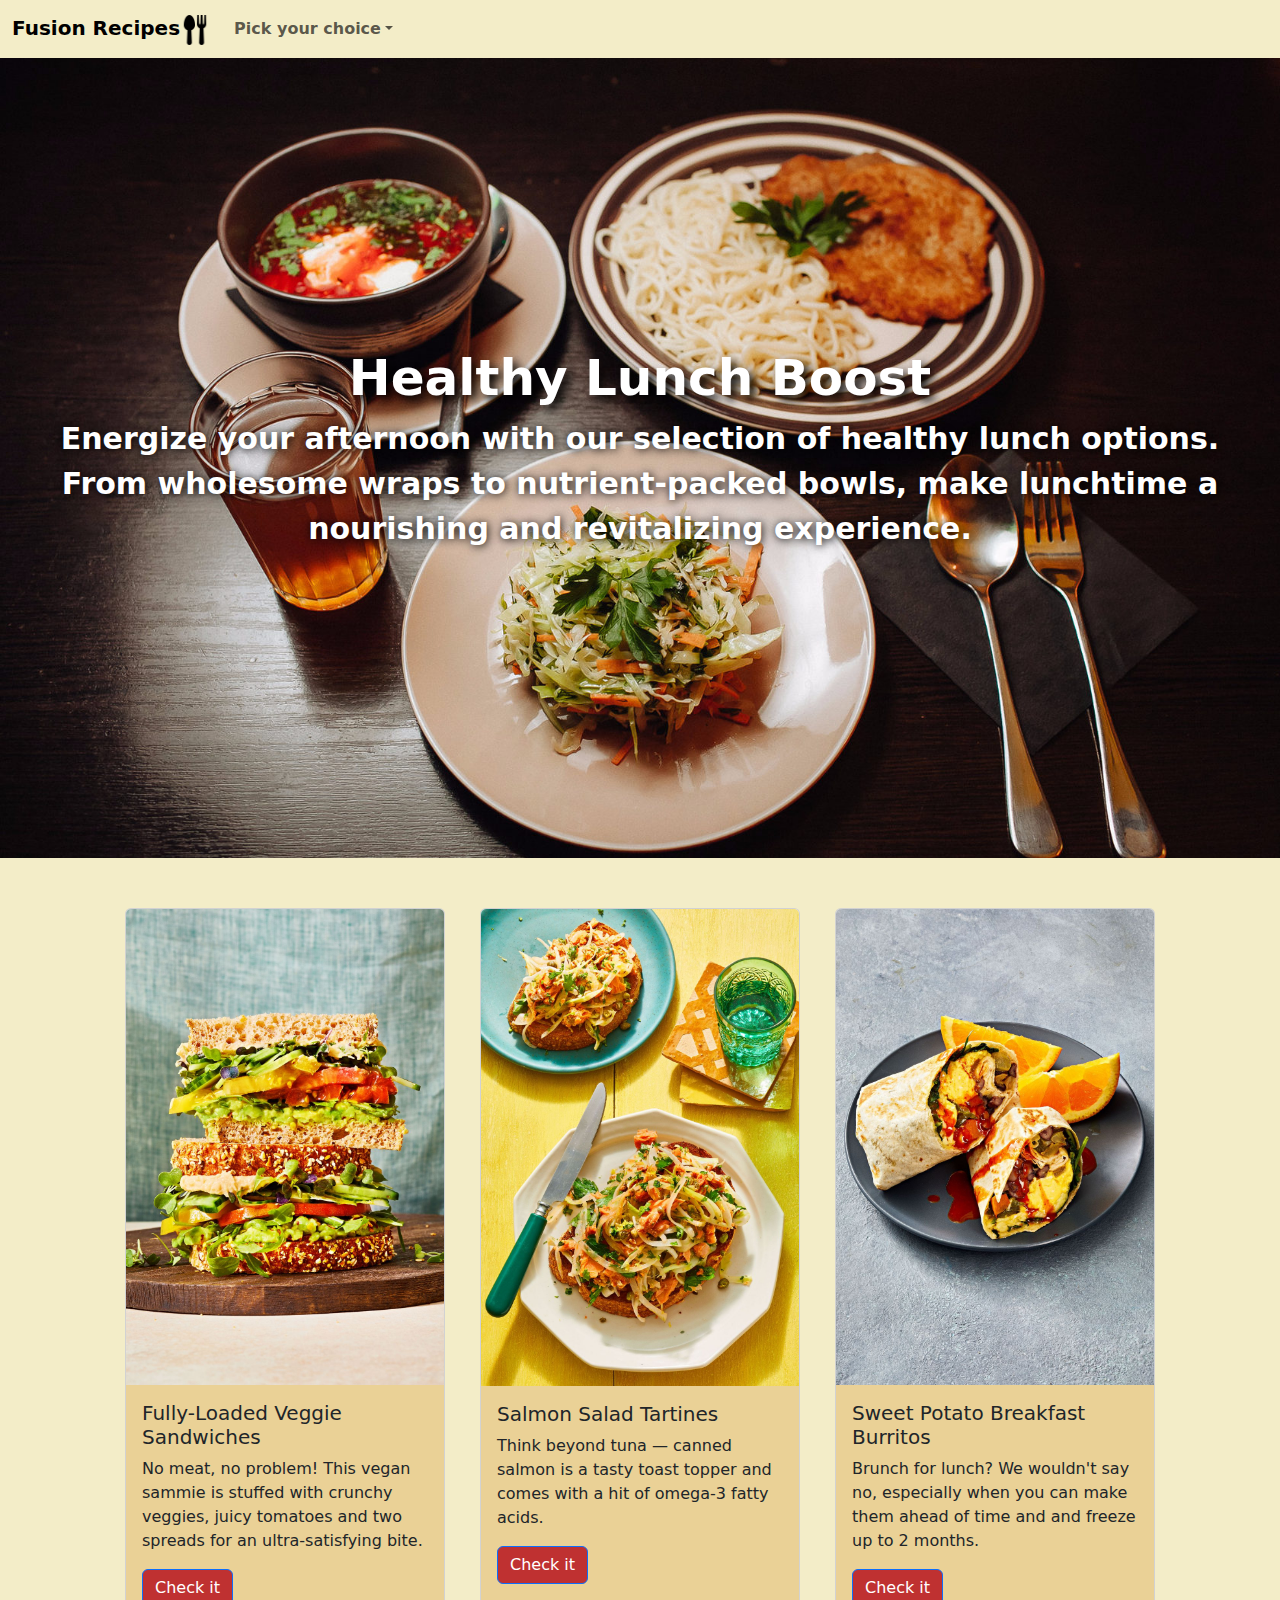
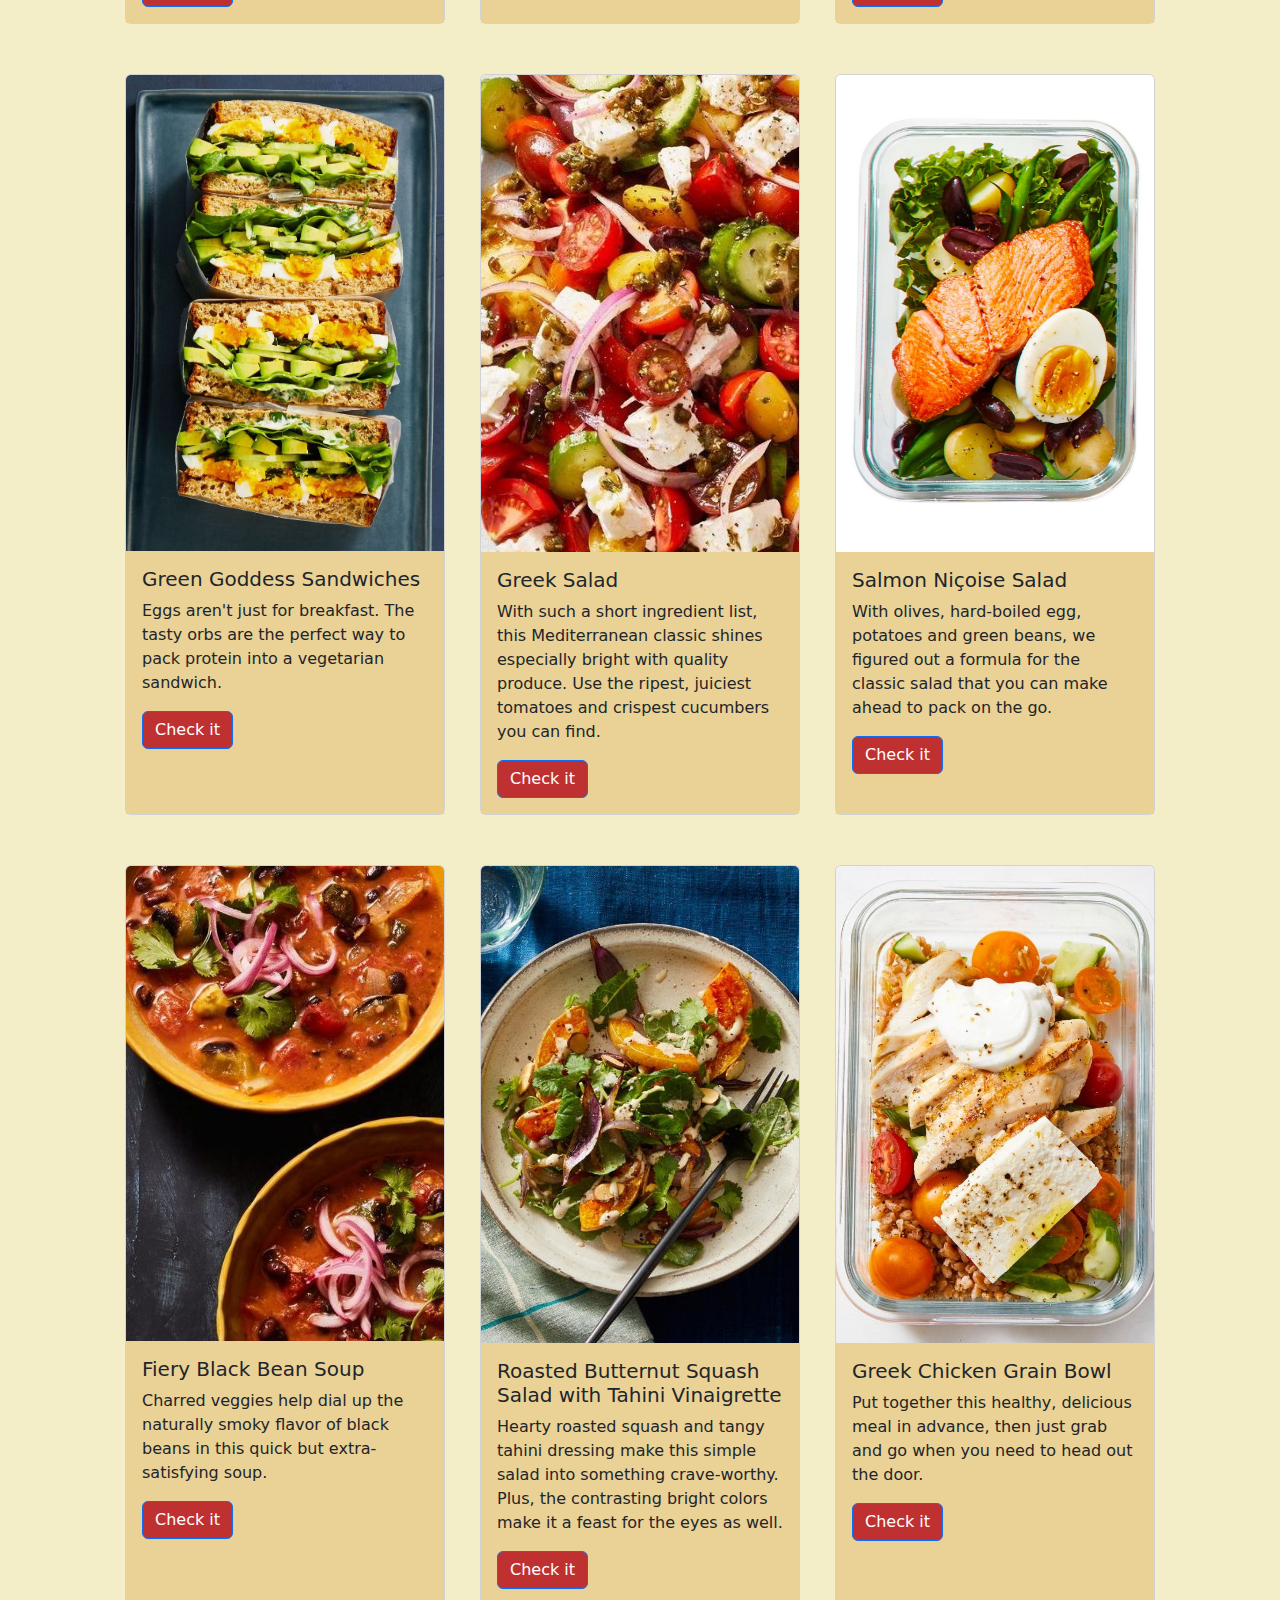
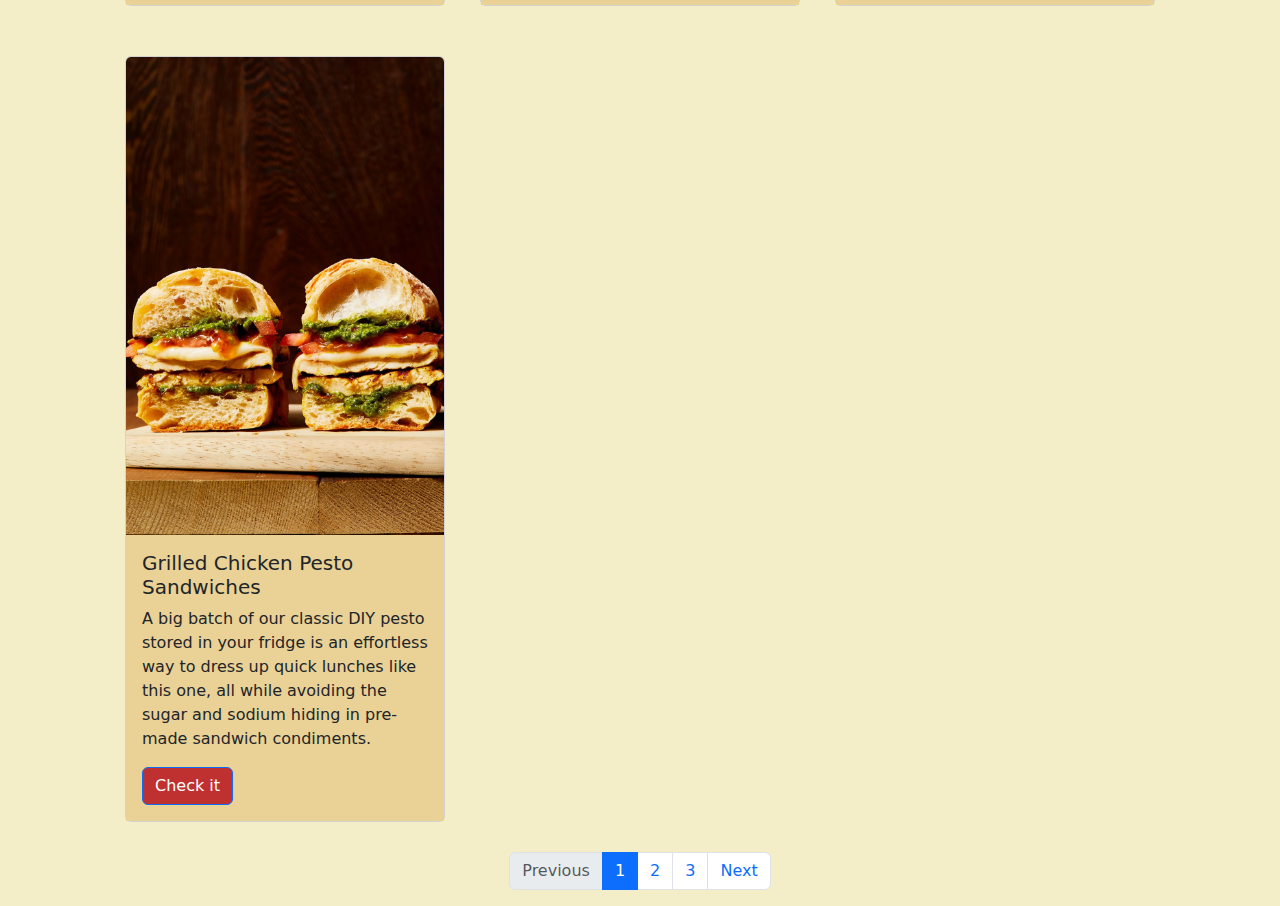
<file: lunch.html>
<!DOCTYPE html>
<html lang="en">

<head>
    <meta charset="UTF-8">
    <meta name="viewport" content="width=device-width, initial-scale=1.0">
    <title>FusionRecipes</title>
    <link rel="stylesheet" href="cssb/bootstrap.css" />
    <link rel="stylesheet" href="css/lunch.css" />
</head>

<body>
    <nav class="navbar navbar-expand-lg bg-body-tertiary">
        <div class="container-fluid">

            <a class="navbar-brand" href="bootstrap.html">Fusion Recipes<img src="img/cutlery.png" Bootstrap" width="30"
                    height="30">
            </a>
            <button class="navbar-toggler" type="button" data-bs-toggle="collapse"
                data-bs-target="#navbarSupportedContent" aria-controls="navbarSupportedContent" aria-expanded="false"
                aria-label="Toggle navigation">
                <span class="navbar-toggler-icon"></span>
            </button>
            <div class="collapse navbar-collapse" id="navbarSupportedContent">
                <ul class="navbar-nav me-auto mb-2 mb-lg-0">
                    <li class="nav-item dropdown">
                        <a class="nav-link dropdown-toggle" href="#" role="button" data-bs-toggle="dropdown"
                            aria-expanded="false">Pick your choice</a>
                        <ul class="dropdown-menu">
                            <li><a class="dropdown-item" href="breakfast.html">Breakfast</a></li>
                            <li><a class="dropdown-item" href="lunch.html">Lunch</a></li>
                            <li><a class="dropdown-item" href="dinner.html">Dinner</a></li>
                        </ul>
                    </li>
            </div>
        </div>
    </nav>

    <section class="img_sec">
        <h1>Healthy Lunch Boost</h1>
        <p class="img_text">
            Energize your afternoon with our selection of healthy lunch options. From wholesome wraps to nutrient-packed
            bowls, make lunchtime a nourishing and revitalizing experience.
        </p>
    </section>


    <div class="catalog-grid">
        <div class="card" style="width: 20rem;">
            <img src="img/fully-loaded-veggie-sandwiches-6552a30fa4974.jpg" class="card-img-top" alt="...">
            <div class="card-body">
                <h5 class="card-title">Fully-Loaded Veggie Sandwiches</h5>
                <p class="card-text">No meat, no problem! This vegan sammie is stuffed with crunchy veggies, juicy
                    tomatoes and two spreads for an ultra-satisfying bite.</p>
                <a href="#" class="btn btn-primary">Check it</a>
            </div>
        </div>
        <div class="card" style="width: 20rem;">
            <img src="img/salmon-salad-tartines-6552a4cc3a179.jpg" class="card-img-top" alt="...">
            <div class="card-body">
                <h5 class="card-title">Salmon Salad Tartines</h5>
                <p class="card-text">Think beyond tuna — canned salmon is a tasty toast topper and comes with a hit of
                    omega-3 fatty acids.</p>
                <a href="#" class="btn btn-primary">Check it</a>
            </div>
        </div>
        <div class="card" style="width: 20rem;">
            <img src="img/sweet-potato-breakfast-burritos-6552a13912411.jpg" class="card-img-top" alt="...">
            <div class="card-body">
                <h5 class="card-title">Sweet Potato Breakfast Burritos</h5>
                <p class="card-text">Brunch for lunch? We wouldn't say no, especially when you can make them ahead of
                    time and and freeze up to 2 months.</p>
                <a href="#" class="btn btn-primary">Check it</a>
            </div>
        </div>
        <div class="card" style="width: 20rem;">
            <img src="img/green-goddess-sandwiches-healthy-lunch-recipes-6552ad3197eef.jpg" class="card-img-top"
                alt="...">
            <div class="card-body">
                <h5 class="card-title">Green Goddess Sandwiches</h5>
                <p class="card-text">Eggs aren't just for breakfast. The tasty orbs are the perfect way to pack protein
                    into a vegetarian sandwich.
                </p>
                <a href="#" class="btn btn-primary">Check it</a>
            </div>
        </div>
        <div class="card" style="width: 20rem;">
            <img src="img/greek-salad-healthy-lunch-ideas-1671486129.jpg" class="card-img-top" alt="...">
            <div class="card-body">
                <h5 class="card-title">Greek Salad</h5>
                <p class="card-text">With such a short ingredient list, this Mediterranean classic shines especially
                    bright with quality produce. Use the ripest, juiciest tomatoes and crispest cucumbers you can find.
                </p>
                <a href="#" class="btn btn-primary">Check it</a>
            </div>
        </div>
        <div class="card" style="width: 20rem;">
            <img src="img/salmon-nicoise-salad-1622138460.jpg" class="card-img-top" alt="...">
            <div class="card-body">
                <h5 class="card-title">Salmon Niçoise Salad</h5>
                <p class="card-text">With olives, hard-boiled egg, potatoes and green beans, we figured out a formula
                    for the classic salad that you can make ahead to pack on the go.</p>
                <a href="#" class="btn btn-primary">Check it</a>
            </div>
        </div>
        <div class="card" style="width: 20rem;">
            <img src="img/fiery-black-bean-soup-healthy-lunch-ideas-1671486242.jpg" class="card-img-top" alt="...">
            <div class="card-body">
                <h5 class="card-title">Fiery Black Bean Soup</h5>
                <p class="card-text">Charred veggies help dial up the naturally smoky flavor of black beans in this
                    quick but extra-satisfying soup.
                </p>
                <a href="#" class="btn btn-primary">Check it</a>
            </div>
        </div>
        <div class="card" style="width: 20rem;">
            <img src="img/roasted-butternut-squash-salad-healthy-lunch-ideas-1671486415.jpg" class="card-img-top"
                alt="...">
            <div class="card-body">
                <h5 class="card-title">Roasted Butternut Squash Salad with Tahini Vinaigrette</h5>
                <p class="card-text">Hearty roasted squash and tangy tahini dressing make this simple salad into
                    something crave-worthy. Plus, the contrasting bright colors make it a feast for the eyes as well.
                </p>
                <a href="#" class="btn btn-primary">Check it</a>
            </div>
        </div>
        <div class="card" style="width: 20rem;">
            <img src="img/greek-chicken-grain-bowl-1612542687.jpg" class=" card-img-top" alt="...">
            <div class="card-body">
                <h5 class="card-title">Greek Chicken Grain Bowl</h5>
                <p class="card-text">Put together this healthy, delicious meal in advance, then just grab and go when
                    you need to head out the door.</p>
                <a href="#" class="btn btn-primary">Check it</a>
            </div>
        </div>
        <div class="card" style="width: 20rem;">
            <img src="img/grilled-chicken-sandwiches-1651785972.jpeg" class=" card-img-top" alt="...">
            <div class="card-body">
                <h5 class="card-title">Grilled Chicken Pesto Sandwiches</h5>
                <p class="card-text">A big batch of our classic DIY pesto stored in your fridge is an effortless way to
                    dress up quick lunches like this one, all while avoiding the sugar and sodium hiding in pre-made
                    sandwich condiments.</p>
                <a href="#" class="btn btn-primary">Check it</a>
            </div>
        </div>
    </div>

    <nav aria-label="...">
        <ul class="pagination">
            <li class="page-item disabled">
                <a class="page-link">Previous</a>
            </li>
            <li class="page-item active" aria-current="page"><a class="page-link" href="#">1</a></li>
            <li class="page-item">
                <a class="page-link" href="#">2</a>
            </li>
            <li class="page-item"><a class="page-link" href="#">3</a></li>
            <li class="page-item">
                <a class="page-link" href="#">Next</a>
            </li>
        </ul>
    </nav>

    <script src="https://cdn.jsdelivr.net/npm/bootstrap@5.3.2/dist/js/bootstrap.bundle.min.js"
        integrity="sha384-C6RzsynM9kWDrMNeT87bh95OGNyZPhcTNXj1NW7RuBCsyN/o0jlpcV8Qyq46cDfL"
        crossorigin="anonymous"></script>
</body>

</html>
</file>
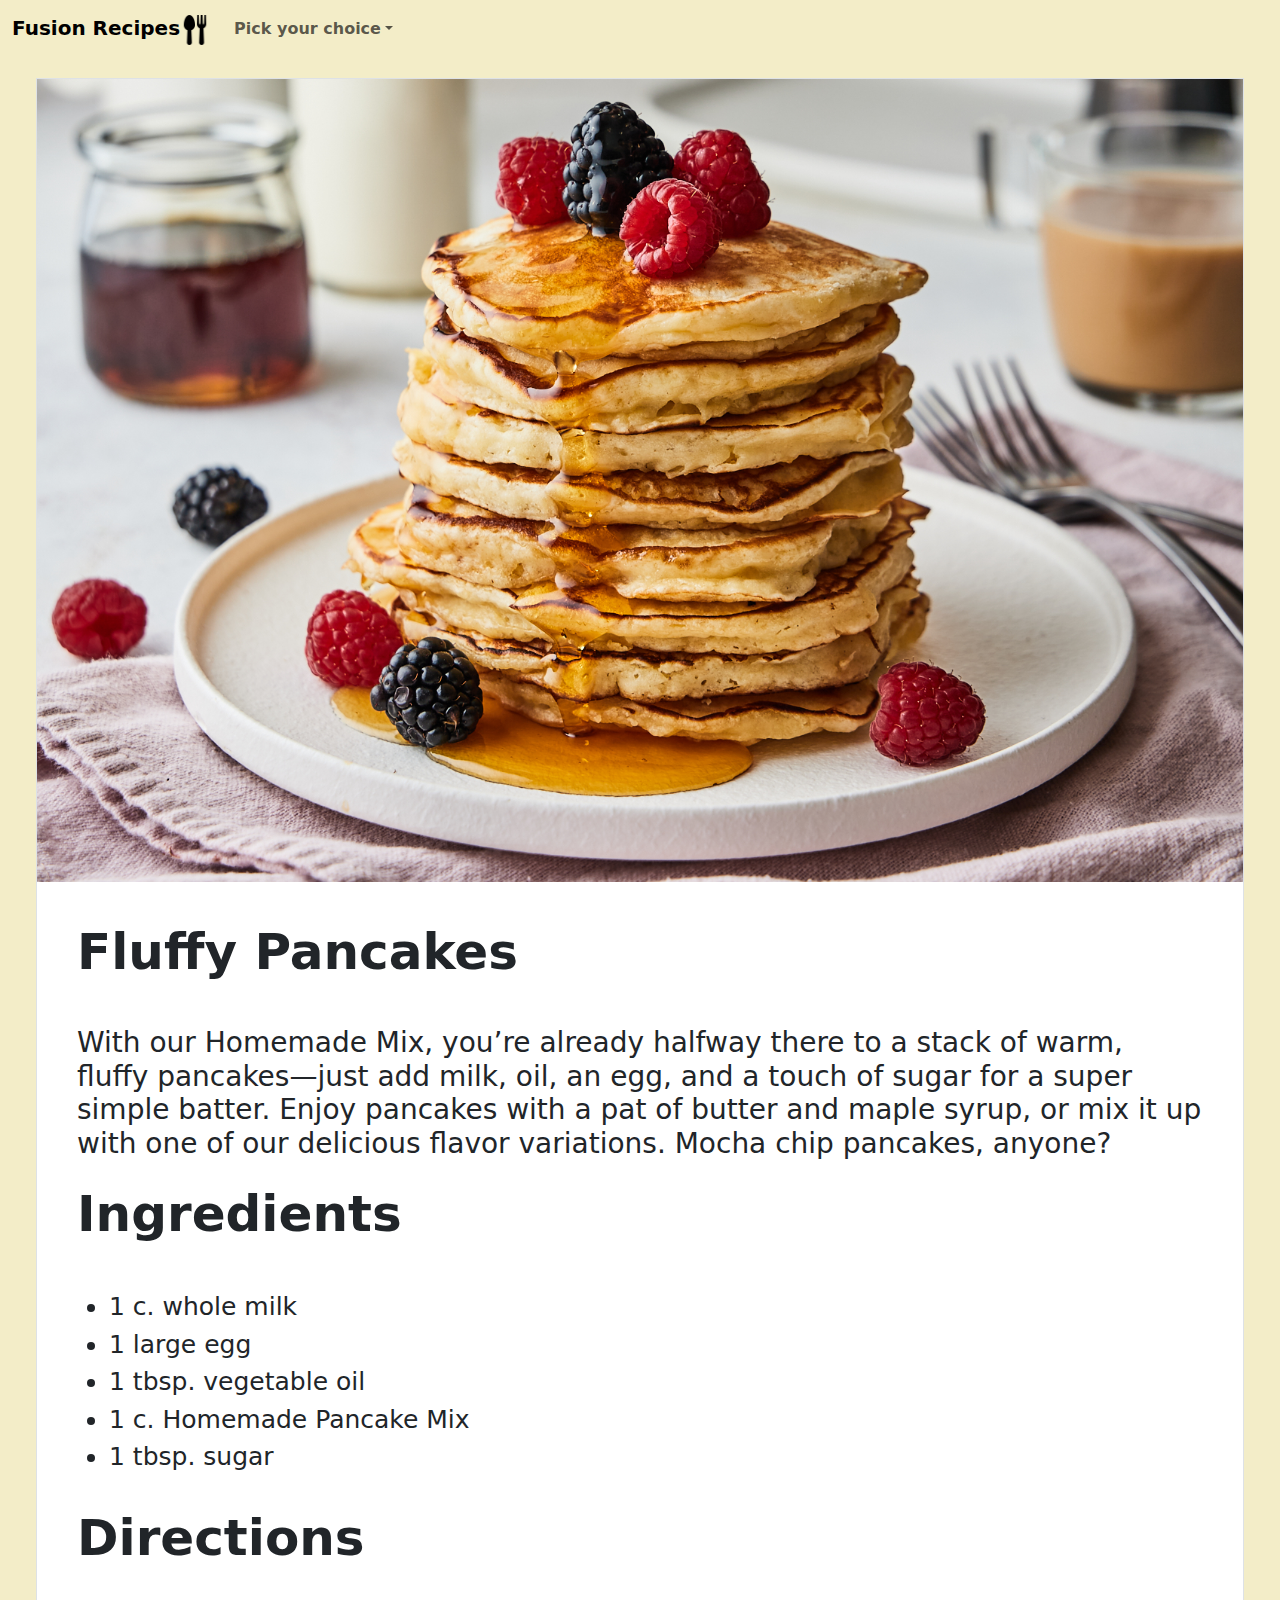
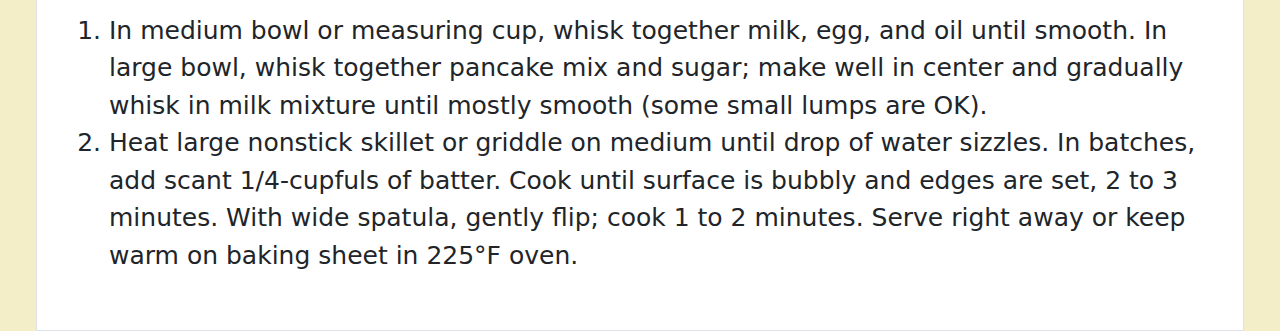
<file: recipexample.html>
<!DOCTYPE html>
<html lang="en">

<head>
    <meta charset="UTF-8">
    <meta name="viewport" content="width=device-width, initial-scale=1.0">
    <title>FusionRecipes</title>
    <link rel="stylesheet" href="cssb/bootstrap.css" />
    <link rel="stylesheet" href="css/recipexample.css" />
</head>

<body>
    <nav class="navbar navbar-expand-lg bg-body-tertiary">
        <div class="container-fluid">

            <a class="navbar-brand" href="bootstrap.html">Fusion Recipes<img src="img/cutlery.png" Bootstrap" width="30"
                    height="30">
            </a>
            <button class="navbar-toggler" type="button" data-bs-toggle="collapse"
                data-bs-target="#navbarSupportedContent" aria-controls="navbarSupportedContent" aria-expanded="false"
                aria-label="Toggle navigation">
                <span class="navbar-toggler-icon"></span>
            </button>
            <div class="collapse navbar-collapse" id="navbarSupportedContent">
                <ul class="navbar-nav me-auto mb-2 mb-lg-0">
                    <li class="nav-item dropdown">
                        <a class="nav-link dropdown-toggle" href="#" role="button" data-bs-toggle="dropdown"
                            aria-expanded="false">Pick your choice</a>
                        <ul class="dropdown-menu">
                            <li><a class="dropdown-item" href="breakfast.html">Breakfast</a></li>
                            <li><a class="dropdown-item" href="lunch.html">Lunch</a></li>
                            <li><a class="dropdown-item" href="dinner.html">Dinner</a></li>
                        </ul>
                    </li>
            </div>
        </div>
    </nav>

    <div class="block">
        <div class="border">
            <div class="photka">
                <img class="pho" src="img/2020_03_21_easy_delicious_and_fluffy_buttermilk_pancakes_1.jpg" alt="">
            </div>
            <div class="capt">
                <h1>Fluffy Pancakes</h1>
                <h3>With our Homemade Mix, you’re already halfway there to a stack of warm, fluffy pancakes—just add
                    milk, oil, an egg, and a touch of sugar for a super simple batter. Enjoy pancakes with a pat of
                    butter and maple syrup, or mix it up with one of our delicious flavor variations. Mocha chip
                    pancakes, anyone?</h3>

                <h1>Ingredients</h1>
                <ul class="inst">
                    <li>1 c. whole milk</li>
                    <li>1 large egg</li>
                    <li>1 tbsp. vegetable oil</li>
                    <li>1 c. Homemade Pancake Mix</li>
                    <li>1 tbsp. sugar</li>
                </ul>
                <h1>Directions</h1>
                <ol class="inst">
                    <li>In medium bowl or measuring cup, whisk together milk, egg, and oil until smooth. In large bowl,
                        whisk together pancake mix and sugar; make well in center and gradually whisk in milk mixture
                        until mostly smooth (some small lumps are OK).</li>
                    <li>Heat large nonstick skillet or griddle on medium until drop of water sizzles. In batches, add
                        scant 1/4-cupfuls of batter. Cook until surface is bubbly and edges are set, 2 to 3 minutes.
                        With wide spatula, gently flip; cook 1 to 2 minutes. Serve right away or keep warm on baking
                        sheet in 225°F oven. 
                    </li>
                </ol>
            </div>
        </div>
    </div>










    <script src="https://cdn.jsdelivr.net/npm/bootstrap@5.3.2/dist/js/bootstrap.bundle.min.js"
        integrity="sha384-C6RzsynM9kWDrMNeT87bh95OGNyZPhcTNXj1NW7RuBCsyN/o0jlpcV8Qyq46cDfL"
        crossorigin="anonymous"></script>
</body>

</html>
</file>
<file: css/receipt.css>
* {
    margin: 0px;
    padding: 0px;
    box-sizing: border-box;
  }

h1 {
    font-size: 50px;
    font-weight: 900;
}
body {
    background-color: #F3EDC8 !important;
  }
.layout {
    width: 100%;
    text-align: center;
    margin-top: 20px;
    margin-bottom: 20px;
    color: white;
    text-shadow: 5px 5px 10px rgb(0, 0, 0);
    font-weight: 900;
    font-size: 45px;

}
.layout2 {
    display: flex;
    justify-content: center;
    gap: 65px;
    flex-wrap: wrap;
}
.card:hover {
    transform: scale(1.03);
  }  


.explore1 {
    margin: auto;
    max-width: 1295px;
    padding: 20px 20px;
}
.wrapper {
    display: flex;
    justify-content: space-around;
    flex-wrap: wrap;
}
.chi {
    max-width: 162px;
    max-height: 200px;
    text-align: center;
    font-size: 15px;
    font-weight: 500;
    transition: 0.3s ease;
    margin-bottom: 20px;
}
.chi:hover {
    transform: scale(1.03);
  
  }
.chi2 {
    max-width: 162px;
    max-height: 162px;
    border-radius: 100%;
}
.chi3 {
    max-width: 900px;
    max-height: 207px;
}
.chi5 {
    max-width: 280px;
    max-height: 291px;
    text-align: center;
    font-size: 18px;
    font-weight: 500;
    transition: 0.3s ease;
    
}
.chi5:hover {
    transform: scale(1.03);
  }
.margin {
    margin-top: 5px;
}
.block {
    margin: auto;
    max-width: 1295px;
    padding-left: 36px;
    padding-right: 36px;
}
.border {
    display: flex;
    justify-content: center;
    flex-wrap: wrap;
    transition: 0.3s ease;
}
.border:hover {
    transform: scale(1.03); 
  }
.pho {
    max-width: 100%;
}
.capt {
    background-color: white;
    padding: 40px 40px;
    display: flex;
    flex-direction: column;
    gap: 16px;
}
.input {
    width: 50%;
    border-radius: 40px;
    height: 48px;
    font-size: 20px;
    padding-left: 20px;
}
.search {
    margin-top: 30px;
    background-color: #f5ce35;
    width: auto;
    height: 40px;
    font-size: 25px;
    border: none;
    padding-left: 20px;
    padding-right: 20px;
}
.card {
    transition: 0.3s ease;
}
</file>
<file: css/breakfast.css>
* {
  margin: 0px;
  padding: 0px;
  box-sizing: border-box;
}
body {
    background-color: #F3EDC8 !important;
  }

.d {
    width: 100%;
}
h1 {
  font-size: 50px;
  font-weight: 900;
  color: white;
  text-shadow: 5px 5px 10px rgb(0, 0, 0);
  text-align: center;
}
.img_sec {
    background: url(../img/eda-raznoe-yabloko-apelsin-kofe-sok-krua-1323094.jpg);
    background-repeat: none;
    background-size: cover;
    background-position: center;
    height: 800px;
    padding-left: 20px;
    padding-right: 20px;
    display: flex;
    flex-direction: column;
    justify-content: center;
  }
  .img_text {
    width: 100%;
    font-size: 30px;
    font-weight: 700;
    color: #ffffff;
    text-shadow: 1px 1px 10px rgb(0, 0, 0);
    text-align: center;
  }
  .catalog-grid {
    display: grid;
    grid-template-columns: repeat(auto-fill,320px);
    margin-top: 50px;
    justify-items: center;
    justify-content: center;
    column-gap: 35px;
    row-gap: 50px;
}
.card {
  transition: 0.3s ease;
}
.card:hover {
  transform: scale(1.03);
}  
.pagination {
  display: flex;
  justify-content: center;
  margin-top: 30px;
}
</file>
<file: css/catalogue.css>
* {
    margin: 0px;
    padding: 0px;
    box-sizing: border-box;
  }
  
  body {
    background: #0f031c;
  }
  
  a {
    text-decoration: none;
    color: aliceblue;
    font-size: 30px;
    border-radius: 15px;
    font-style: normal;
    font-weight: 900;
    line-height: normal;
    text-transform: capitalize;
    font-family: "Inter", sans-serif;
    
  }
  
  
  .header {
    min-height: 96px;
    width: 100%;
    display: flex;
    justify-content: space-between;
    align-items: center;
    gap: 60px;
    padding: 10px 10px;
    
  }
  
  .middle_item {
    margin: 0 90px 0 90px;
  }
  .nav_bar {
    display: flex;
    text-shadow: 1px 1px 2px rgb(0, 0, 0);
    transition: color 0.5s ease-out 100ms;
  }
  a:hover {
    color: #8214ff;
  }
  
  .img_header {
    width: 120px;
    height: 120px;
  }
  
  .logo {
    display: flex;
    align-items: center;
  }
  
  .name {
    color: aliceblue;
    font-size: 45px;
    margin-left: 20px;
    font-family: "Inter", sans-serif;
    text-shadow: rgb(83, 0, 179) 2px 5px;
  }
  .burger_logo {
    display: none;
  width: 120px; 
  height: 120px; 
  }
  
  ::-webkit-scrollbar {
    width: 10px;
  }
  ::-webkit-scrollbar-thumb {
    background:#3400b6; 
    border-radius: 10px;
  }
  ::-webkit-scrollbar-thumb:hover {
    background: #b30000; 
  }

 
.catalog-grid {
    display: grid;
    grid-template-columns: repeat(auto-fill,185px);
    justify-content: space-between;
    gap: 25px 20px;
    width: 75%;
    margin: auto;
}

.manga-item {
    text-align: center;
    border-radius: 10px;
    transition: transform 0.3s ease;
}
.manga-item:hover {
  transform: scale(1.05);
}

img {
    width: 200px;
    height: 300px;
    border-radius: 10px;
}
h2 {
    color: aliceblue;
    text-align: center;
    font-size: 25px;
    font-style: normal;
    font-weight: 900;
    line-height: normal;
    text-transform: capitalize;
    text-shadow: 0px 2px 1px #8e00ff;
    font-family: "Inter-Black", Helvetica;
}
.avtor {
  color: aliceblue;
    text-align: center;
    font-size: 15px;
    font-style: normal;
    font-weight: 900;
    line-height: normal;
    text-transform: capitalize;
    text-shadow: 1px 1px 2px rgb(0, 0, 0);
    font-family: "Inter-Black", Helvetica;
}
.popular {
    width: 100%;
    height: 5%;
    border-radius: 20px;
    background: #553d67;
    padding-top: 3px;
    color: aliceblue;
    text-align: center;
    font-size: 36px;
    font-style: normal;
    font-weight: 900;
    line-height: normal;
    text-transform: capitalize;
    font-family: "Inter", sans-serif;
    text-shadow: 1px 1px 2px rgb(0, 0, 0);
    transition: background-color 0.5s ease-out 100ms;
    margin-bottom: 25px;
  }
  .popular:hover {
    background-color: #8214ff;
  }
@media screen and (max-width:850px){
  
}

@media screen and (max-width:1280px){
  .nav_bar {
    display: none;
  }
  .burger_logo {
    display: block;
  }
}
@media screen and (max-width:580px){
  .name {
    display: none;
  }
}
@media screen and (max-width: 792px) {
    .catalog-grid {
       grid-template-columns: repeat(2, 1fr);
       width: 75%;
    }
   }
@media screen and (max-width: 768px) {
    .catalog-grid {
       grid-template-columns: repeat(2, 1fr);
       width: 75%;
    }
   }
   
   @media screen and (max-width: 576px) {
    .catalog-grid {
       grid-template-columns: repeat(1, 1fr);
       width: 75%;
    }
   }
</file>
<file: css/dinner.css>
* {
    margin: 0px;
    padding: 0px;
    box-sizing: border-box;
  }
  body {
      background-color: #F3EDC8 !important;
    }
  
  .d {
      width: 100%;
  }
  h1 {
    font-size: 50px;
    font-weight: 900;
    color: white;
    text-shadow: 5px 5px 10px rgb(0, 0, 0);
    text-align: center;
  }
  .img_sec {
      background: url(../img/imgpreview.jpg);
      background-repeat: none;
      background-size: cover;
      background-position: center;
      height: 800px;
      padding-left: 20px;
      padding-right: 20px;
      display: flex;
      flex-direction: column;
      justify-content: center;
    }
    .img_text {
      width: 100%;
      font-size: 30px;
      font-weight: 700;
      color: #ffffff;
      text-shadow: 1px 1px 10px rgb(0, 0, 0);
      text-align: center;
    }
    .catalog-grid {
      display: grid;
      grid-template-columns: repeat(auto-fill,320px);
      margin-top: 50px;
      justify-items: center;
      justify-content: center;
      column-gap: 35px;
      row-gap: 50px;
  }
  .card {
    transition: 0.3s ease;
  }
  .card:hover {
    transform: scale(1.03);
  }
</file>
<file: css/lunch.css>
* {
    margin: 0px;
    padding: 0px;
    box-sizing: border-box;
  }
  body {
      background-color: #F3EDC8 !important;
    }
  
  .d {
      width: 100%;
  }
  h1 {
    font-size: 50px;
    font-weight: 900;
    color: white;
    text-shadow: 5px 5px 10px rgb(0, 0, 0);
    text-align: center;
  }
  .img_sec {
      background: url(../img/rukovodstvo-stolovoy.jpg);
      background-repeat: none;
      background-size: cover;
      background-position: center;
      height: 800px;
      padding-left: 20px;
      padding-right: 20px;
      display: flex;
      flex-direction: column;
      justify-content: center;
    }
    .img_text {
      width: 100%;
      font-size: 30px;
      font-weight: 700;
      color: #ffffff;
      text-shadow: 1px 1px 10px rgb(0, 0, 0);
      text-align: center;
    }
    .catalog-grid {
      display: grid;
      grid-template-columns: repeat(auto-fill,320px);
      margin-top: 50px;
      justify-items: center;
      justify-content: center;
      column-gap: 35px;
      row-gap: 50px;
  }
  .card {
    transition: 0.3s ease;
  }
  .card:hover {
    transform: scale(1.03);
  }
  
  .pagination {
    display: flex;
    justify-content: center;
    margin-top: 30px;
  }
</file>
<file: css/recipexample.css>
* {
  margin: 0px;
  padding: 0px;
  box-sizing: border-box;
}
h1 {
    font-size: 50px;
    font-weight: 900;
    padding-bottom: 20px;
  }
body {
  background-color: #f3edc8 !important;
}
.recipe-container {

  padding: 20px;
  border-radius: 10px;
  box-shadow: 0 0 10px rgba(0, 0, 0, 0.1);
  width: 100%;
  max-width: 70%;
  height: 50%;
  display: flex;
  justify-content:center;
  flex-wrap: wrap;
  
}
.wrapper {
    display: flex;
    flex-wrap: wrap;
    max-width: 80%;
    margin: auto;
    flex-direction: column;
    align-items: start;
    background-color: aliceblue;

}
.block {
    margin: auto;
    max-width: 1295px;
    padding-left: 36px;
    padding-right: 36px;
    margin-top: 20px;
}
.border {
    display: flex;
    justify-content: center;
    flex-wrap: wrap;
}
.pho {
    max-width: 100%;
    height: auto;
}
.capt {
    background-color: white;
    padding: 40px 40px;
    display: flex;
    flex-direction: column;
    gap: 16px;
}
.inst {
    font-size: 25px;
}
</file>
